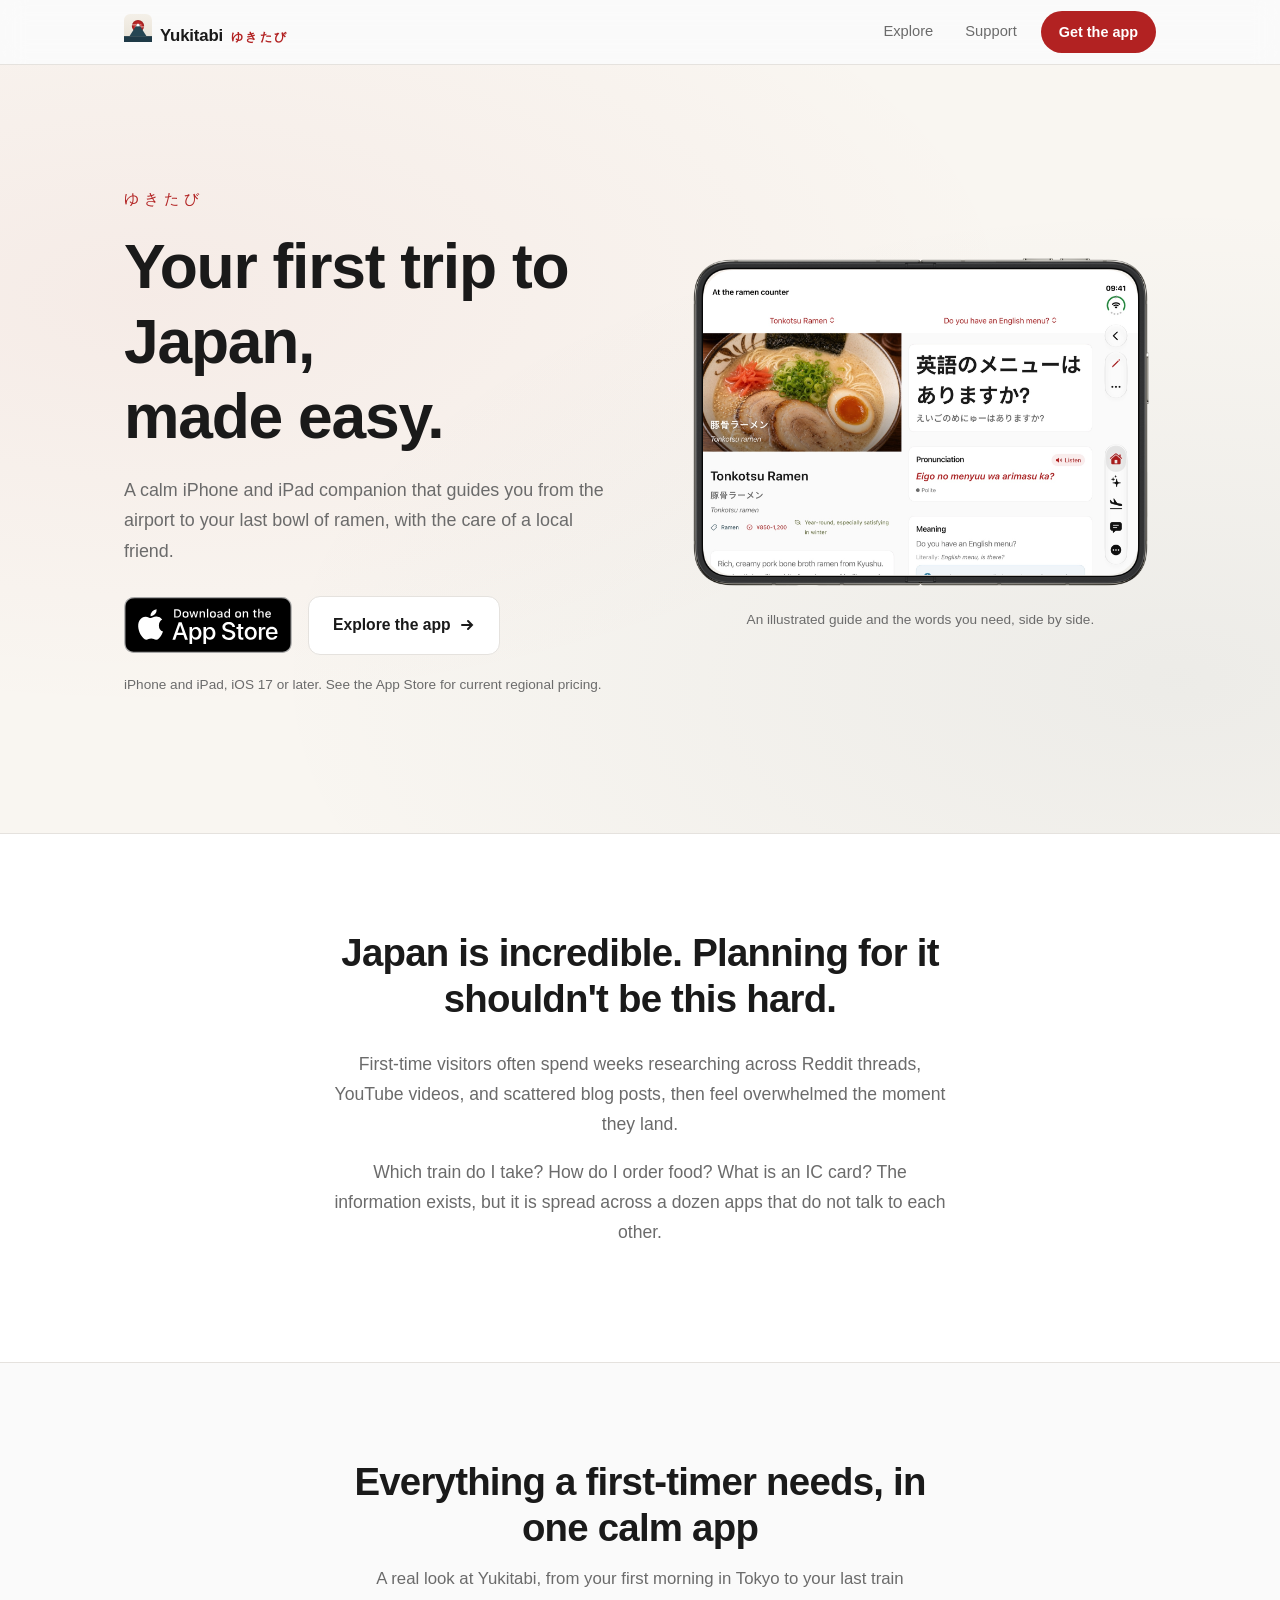
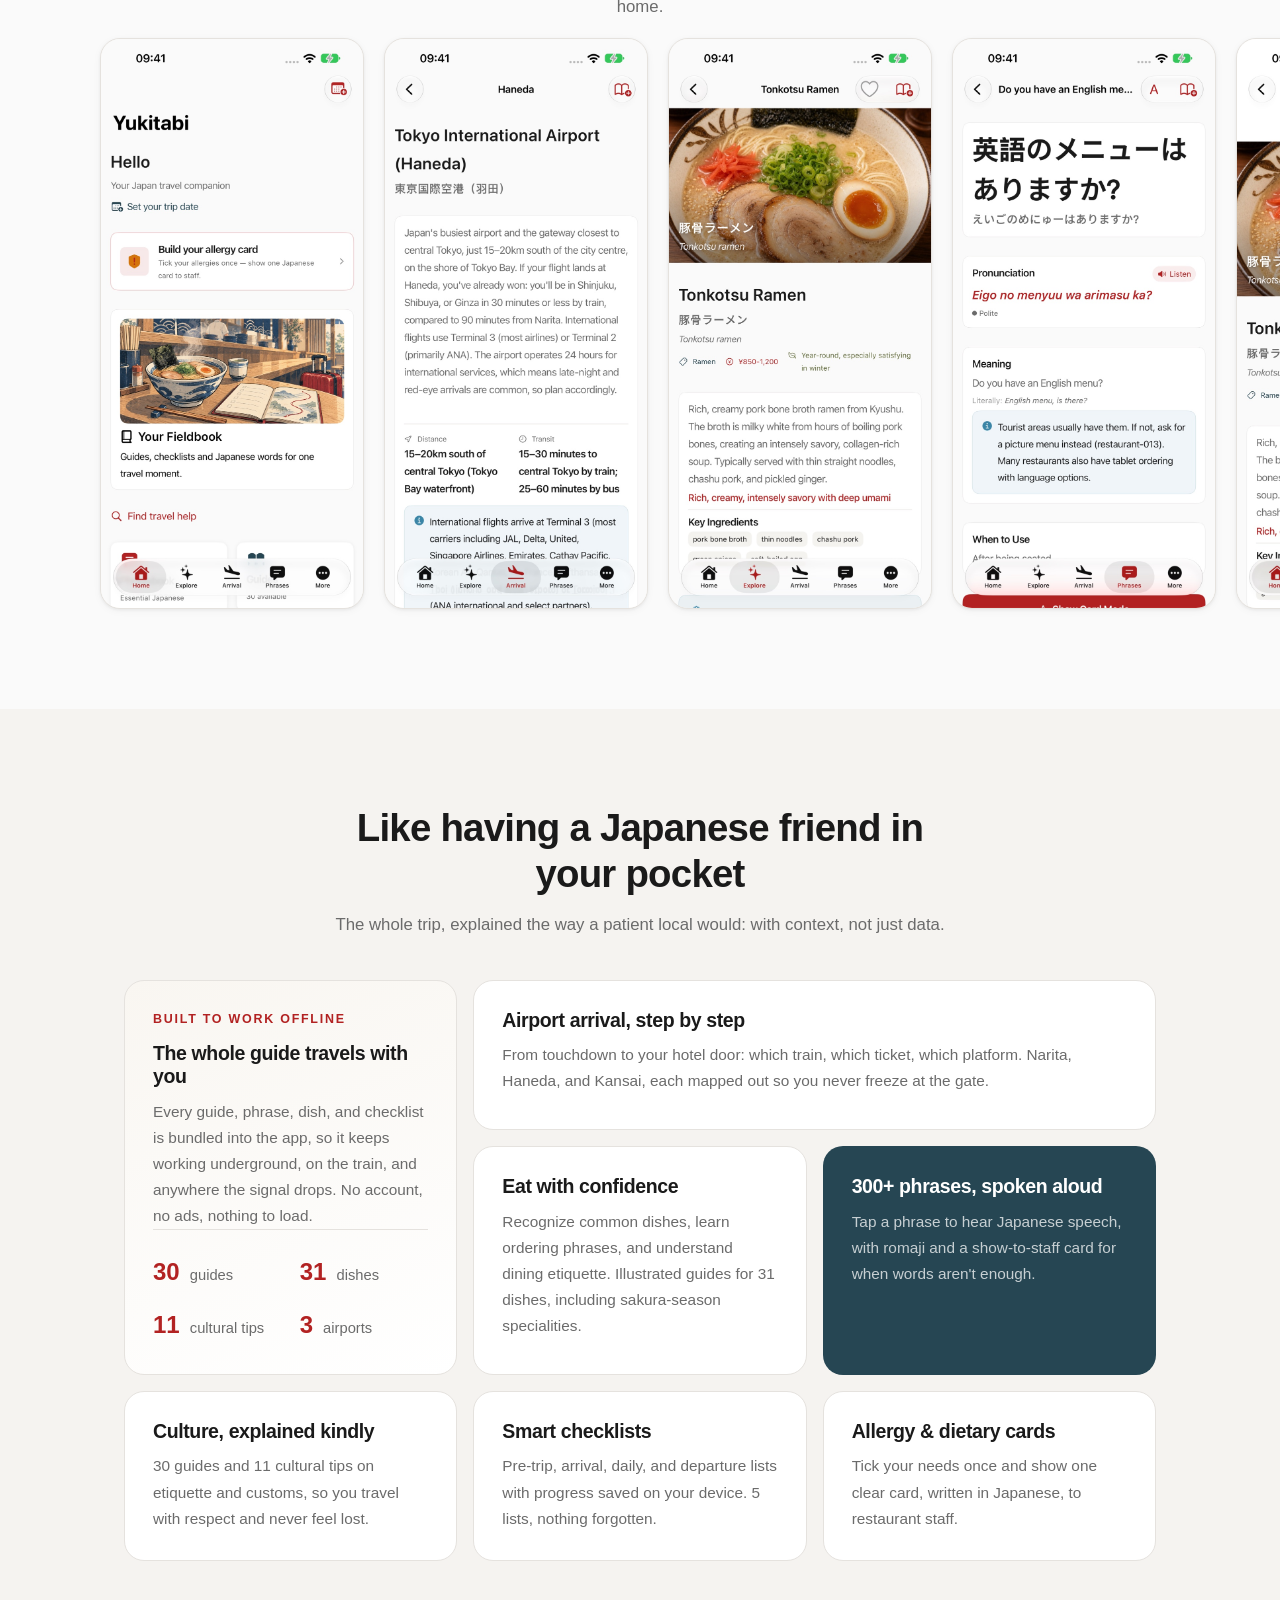
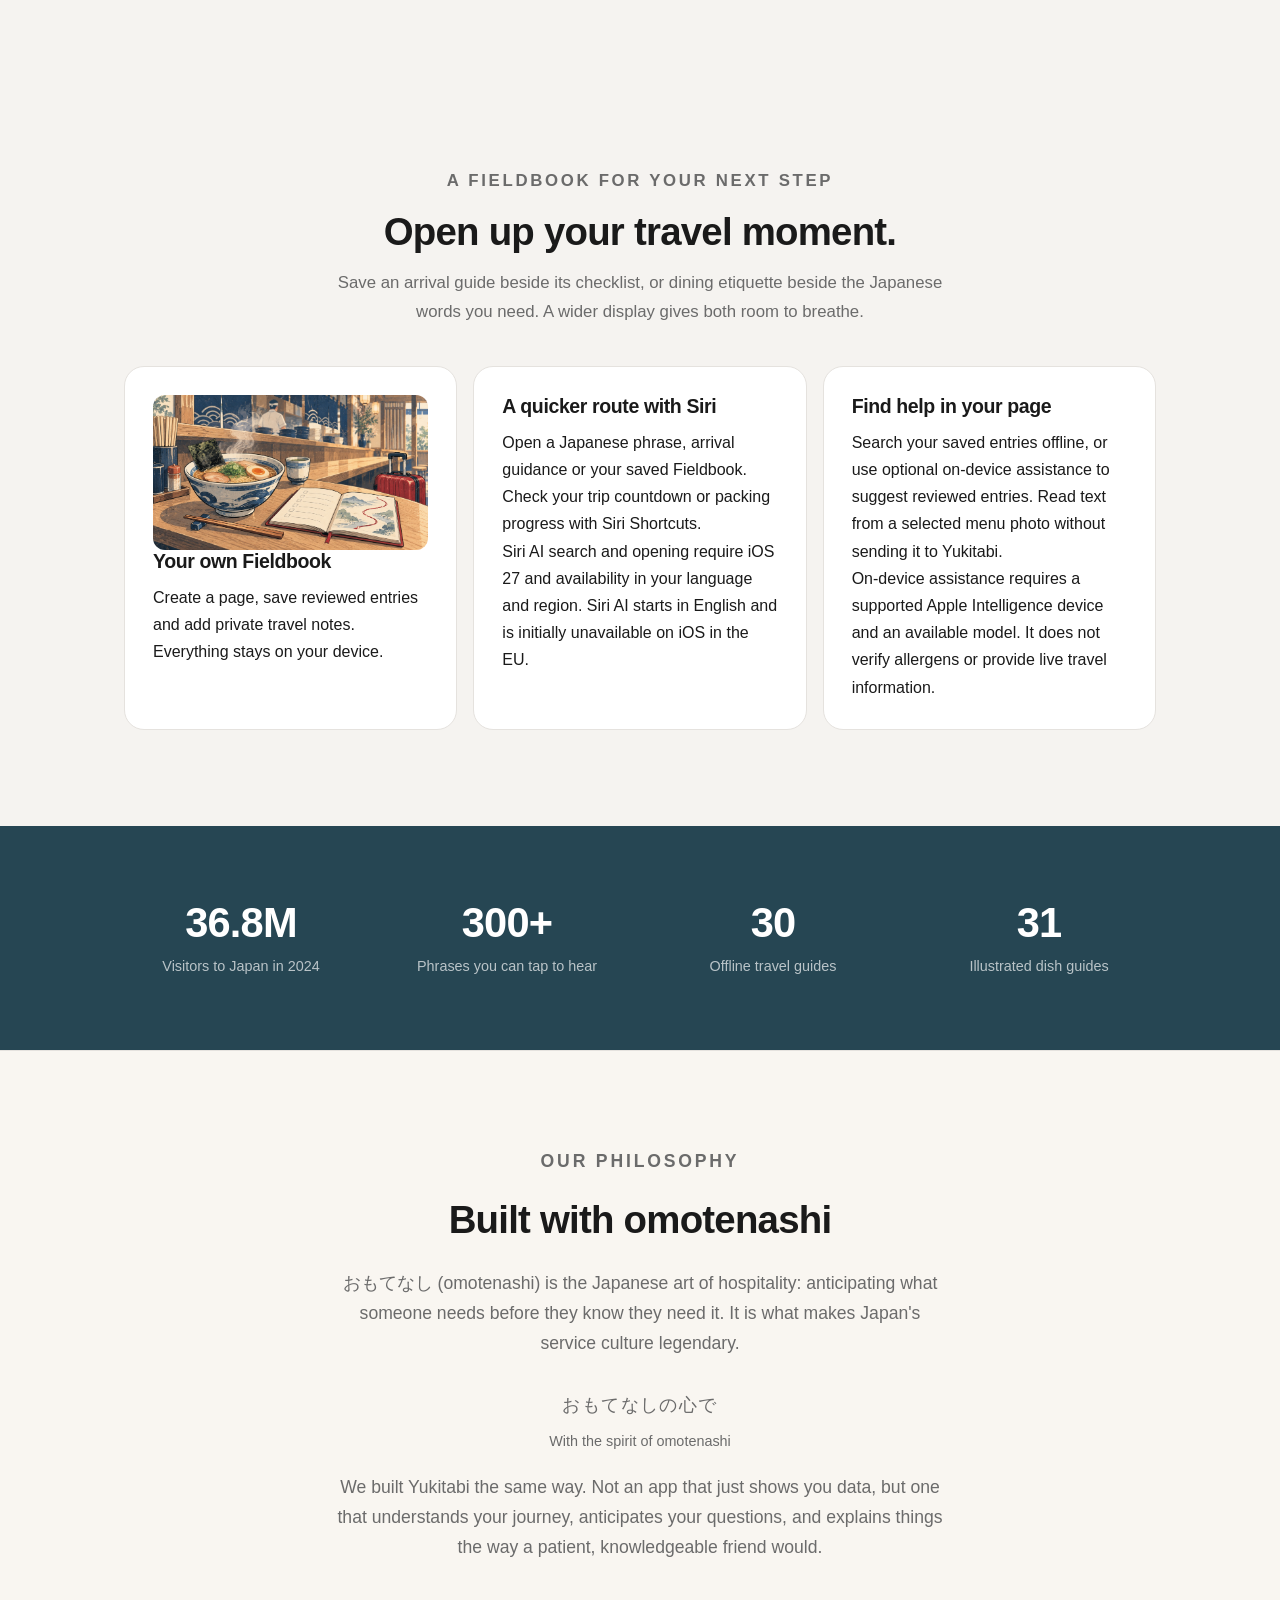
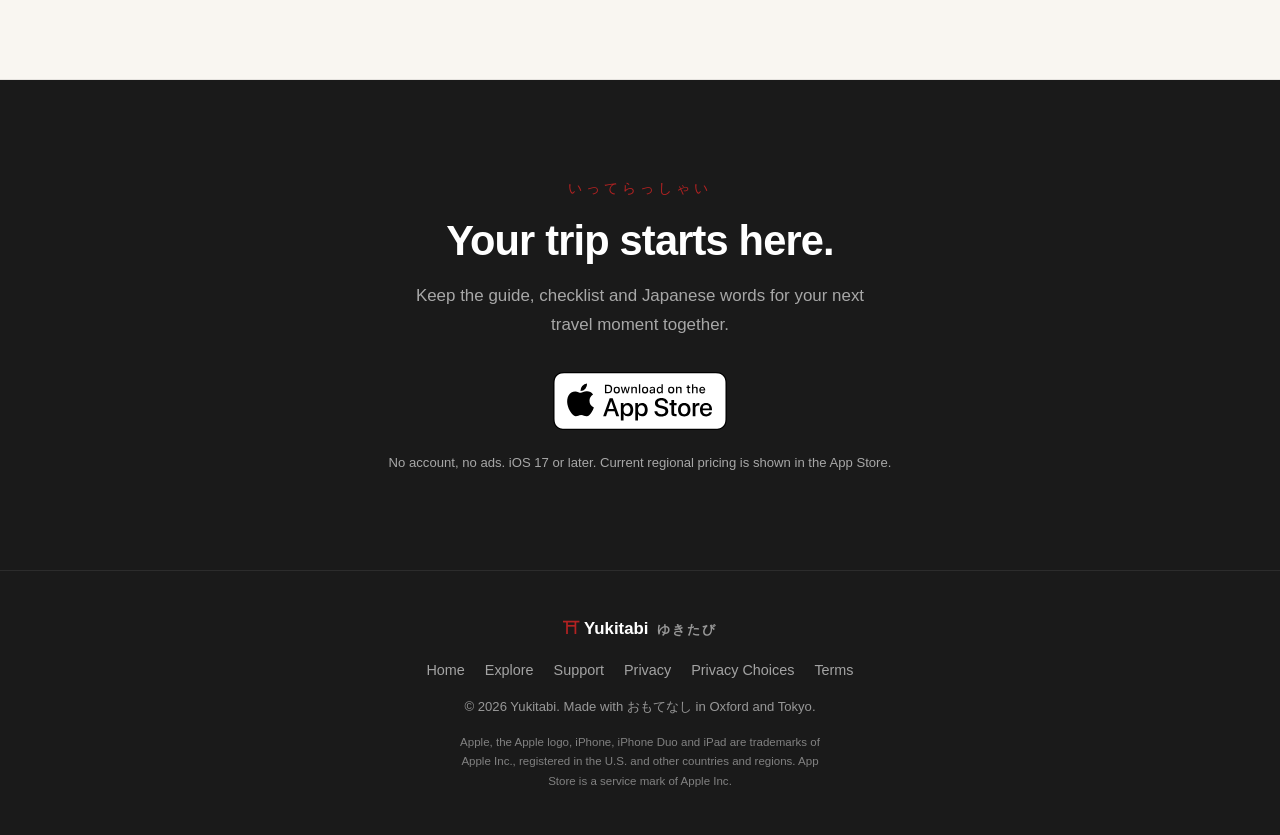
<file: index.html>
<!DOCTYPE html><html lang="en"> <head><script>document.documentElement.classList.add('js');</script><meta charset="UTF-8"><meta name="viewport" content="width=device-width, initial-scale=1.0"><title>Yukitabi: Your First Trip to Japan, Made Easy</title><meta name="description" content="Yukitabi is the offline-first Japan travel app that guides first-time visitors with the care and knowledge of a local friend. Save a travel Fieldbook, open reviewed Japanese phrases, and keep your next step close."><meta name="theme-color" content="#F9F6F1"><link rel="canonical" href="https://yukitabi.app/"><!-- Open Graph --><meta property="og:title" content="Yukitabi: Your First Trip to Japan, Made Easy"><meta property="og:description" content="Yukitabi is the offline-first Japan travel app that guides first-time visitors with the care and knowledge of a local friend. Save a travel Fieldbook, open reviewed Japanese phrases, and keep your next step close."><meta property="og:type" content="website"><meta property="og:url" content="https://yukitabi.app/"><meta property="og:image" content="https://yukitabi.app/artwork/journey-fieldbook.jpg"><meta property="og:site_name" content="Yukitabi"><!-- Twitter --><meta name="twitter:card" content="summary_large_image"><meta name="twitter:title" content="Yukitabi: Your First Trip to Japan, Made Easy"><meta name="twitter:description" content="Yukitabi is the offline-first Japan travel app that guides first-time visitors with the care and knowledge of a local friend. Save a travel Fieldbook, open reviewed Japanese phrases, and keep your next step close."><meta name="twitter:image" content="https://yukitabi.app/artwork/journey-fieldbook.jpg"><link rel="icon" href="/brand-mark.svg" type="image/svg+xml"><link rel="stylesheet" href="/_astro/Footer.DBTXB6ur.css">
<style>.app-store-badge[data-astro-cid-pfs5tged]{display:inline-flex;border-radius:10px;transition:transform .16s var(--ease-out);-webkit-tap-highlight-color:transparent}@media(hover:hover)and (pointer:fine){.app-store-badge[data-astro-cid-pfs5tged]:hover{transform:translateY(-2px)}}.app-store-badge[data-astro-cid-pfs5tged]:active{transform:scale(.97)}.app-store-badge[data-astro-cid-pfs5tged]:focus-visible{outline:2px solid var(--crimson);outline-offset:3px}.app-store-badge[data-astro-cid-pfs5tged] img[data-astro-cid-pfs5tged]{display:block}.duo-preview[data-astro-cid-jndl5ox2]{margin:0;width:100%}.duo-frame[data-astro-cid-jndl5ox2]{position:relative;width:100%;aspect-ratio:3093 / 2247}.bezel[data-astro-cid-jndl5ox2]{width:100%;height:auto;display:block}.screen[data-astro-cid-jndl5ox2]{position:absolute;left:3.8797%;top:5.3405%;width:92.2405%;height:89.3191%;object-fit:fill;border-radius:7%/10%}figcaption[data-astro-cid-jndl5ox2]{color:var(--charcoal);font-size:.85rem;margin-top:14px;text-align:center}
</style>
<link rel="stylesheet" href="/_astro/index.CJx4Kg1A.css"></head> <body>  <header class="site-header" data-astro-cid-3ef6ksr2> <nav class="nav container" aria-label="Primary" data-astro-cid-3ef6ksr2> <a class="brand" href="/" data-astro-cid-3ef6ksr2> <img class="mark" src="/brand-mark.svg" width="28" height="28" alt="" data-astro-cid-3ef6ksr2> <span class="brand-name" data-astro-cid-3ef6ksr2>Yukitabi</span> <span class="brand-jp" aria-hidden="true" data-astro-cid-3ef6ksr2>ゆきたび</span> </a> <div class="nav-right" data-astro-cid-3ef6ksr2> <a class="nav-link" href="/explore/" data-astro-cid-3ef6ksr2>Explore</a> <a class="nav-link" href="/support/" data-astro-cid-3ef6ksr2>Support</a> <a class="nav-cta" href="https://apps.apple.com/app/id6765481152" target="_blank" rel="noopener" data-astro-cid-3ef6ksr2>Get the app</a> </div> </nav> </header>  <section class="hero" data-astro-cid-j7pv25f6> <div class="container hero-grid" data-astro-cid-j7pv25f6> <div class="hero-copy" data-astro-cid-j7pv25f6> <p class="hero-jp" data-astro-cid-j7pv25f6>ゆきたび</p> <h1 data-astro-cid-j7pv25f6>Your first trip to Japan,<br data-astro-cid-j7pv25f6> made easy.</h1> <p class="hero-tagline" data-astro-cid-j7pv25f6>
A calm iPhone and iPad companion that guides you from the airport to your
          last bowl of ramen, with the care of a local friend.
</p> <div class="hero-cta" data-astro-cid-j7pv25f6> <a class="app-store-badge" href="https://apps.apple.com/app/id6765481152" target="_blank" rel="noopener" aria-label="Download Yukitabi on the App Store" data-astro-cid-pfs5tged> <img src="/badges/app-store-black.svg" alt="Download on the App Store" height="56" width="168" data-astro-cid-pfs5tged> </a> <a class="btn-ghost" href="/explore/" data-astro-cid-j7pv25f6>
Explore the app
<svg width="16" height="16" viewBox="0 0 16 16" fill="none" stroke="currentColor" stroke-width="2" stroke-linecap="round" aria-hidden="true" data-astro-cid-j7pv25f6><path d="M3 8h10M9 4l4 4-4 4" data-astro-cid-j7pv25f6></path></svg> </a> </div> <p class="hero-note" data-astro-cid-j7pv25f6>iPhone and iPad, iOS 17 or later. See the App Store for current regional pricing.</p> </div> <div class="hero-device" data-astro-cid-j7pv25f6> <figure class="duo-preview" data-astro-cid-jndl5ox2> <div class="duo-frame" data-astro-cid-jndl5ox2> <img class="bezel" src="/devices/duo-star-white-landscape.png" width="3093" height="2247" alt="" aria-hidden="true" loading="eager" data-astro-cid-jndl5ox2> <img class="screen" src="/screenshots/duo-fieldbook.jpg" width="2853" height="2007" alt="Yukitabi Fieldbook on the inner display of iPhone Duo, with a ramen guide beside a reviewed Japanese menu phrase." loading="eager" data-astro-cid-jndl5ox2> </div> <figcaption data-astro-cid-jndl5ox2>An illustrated guide and the words you need, side by side.</figcaption> </figure> </div> </div> </section>  <section class="problem" data-astro-cid-j7pv25f6> <div class="container narrow reveal" data-astro-cid-j7pv25f6> <h2 data-astro-cid-j7pv25f6>Japan is incredible. Planning for it shouldn't be this hard.</h2> <p data-astro-cid-j7pv25f6>
First-time visitors often spend weeks
        researching across Reddit threads, YouTube videos, and scattered blog posts, then
        feel overwhelmed the moment they land.
</p> <p data-astro-cid-j7pv25f6>
Which train do I take? How do I order food? What is an IC card? The information
        exists, but it is spread across a dozen apps that do not talk to each other.
</p> </div> </section>  <section class="showcase-section" data-astro-cid-j7pv25f6> <div class="container section-head reveal" data-astro-cid-j7pv25f6> <h2 data-astro-cid-j7pv25f6>Everything a first-timer needs, in one calm app</h2> <p data-astro-cid-j7pv25f6>A real look at Yukitabi, from your first morning in Tokyo to your last train home.</p> </div> <div class="showcase" role="list" data-astro-cid-2z4fao67> <figure class="shot" role="listitem" data-astro-cid-2z4fao67> <img src="/screenshots/home.jpg" alt="Updated Yukitabi home with offline Fieldbook, allergy card and travel help." width="1320" height="2868" loading="lazy" data-astro-cid-2z4fao67> </figure><figure class="shot" role="listitem" data-astro-cid-2z4fao67> <img src="/screenshots/arrival.jpg" alt="Haneda airport arrival guide with transport context and practical steps." width="1320" height="2868" loading="lazy" data-astro-cid-2z4fao67> </figure><figure class="shot" role="listitem" data-astro-cid-2z4fao67> <img src="/screenshots/food.jpg" alt="Tonkotsu ramen guide with an illustrative image, Japanese name and ingredients." width="1320" height="2868" loading="lazy" data-astro-cid-2z4fao67> </figure><figure class="shot" role="listitem" data-astro-cid-2z4fao67> <img src="/screenshots/phrasebook.jpg" alt="Reviewed Japanese English-menu phrase with reading, romaji and show card." width="1320" height="2868" loading="lazy" data-astro-cid-2z4fao67> </figure><figure class="shot" role="listitem" data-astro-cid-2z4fao67> <img src="/screenshots/fieldbook.jpg" alt="Saved dining Fieldbook with an illustrated guide and a Japanese phrase." width="1320" height="2868" loading="lazy" data-astro-cid-2z4fao67> </figure><figure class="shot" role="listitem" data-astro-cid-2z4fao67> <img src="/screenshots/offline.jpg" alt="Offline content screen describing bundled guides and saved progress." width="1320" height="2868" loading="lazy" data-astro-cid-2z4fao67> </figure> </div> </section>  <section class="capabilities" data-astro-cid-j7pv25f6> <div class="container" data-astro-cid-j7pv25f6> <div class="section-head reveal" data-astro-cid-j7pv25f6> <h2 data-astro-cid-j7pv25f6>Like having a Japanese friend in your pocket</h2> <p data-astro-cid-j7pv25f6>The whole trip, explained the way a patient local would: with context, not just data.</p> </div> <div class="bento reveal" data-astro-cid-j7pv25f6> <article class="cell cell-offline" data-astro-cid-j7pv25f6> <p class="cell-kicker" data-astro-cid-j7pv25f6>Built to work offline</p> <h3 data-astro-cid-j7pv25f6>The whole guide travels with you</h3> <p class="cell-body" data-astro-cid-j7pv25f6>
Every guide, phrase, dish, and checklist is bundled into the app, so it keeps
            working underground, on the train, and anywhere the signal drops. No account,
            no ads, nothing to load.
</p> <ul class="cell-stats" data-astro-cid-j7pv25f6> <li data-astro-cid-j7pv25f6><strong data-astro-cid-j7pv25f6>30</strong> guides</li> <li data-astro-cid-j7pv25f6><strong data-astro-cid-j7pv25f6>31</strong> dishes</li> <li data-astro-cid-j7pv25f6><strong data-astro-cid-j7pv25f6>11</strong> cultural tips</li> <li data-astro-cid-j7pv25f6><strong data-astro-cid-j7pv25f6>3</strong> airports</li> </ul> </article> <article class="cell cell-arrival" data-astro-cid-j7pv25f6> <h3 data-astro-cid-j7pv25f6>Airport arrival, step by step</h3> <p class="cell-body" data-astro-cid-j7pv25f6>
From touchdown to your hotel door: which train, which ticket, which platform.
            Narita, Haneda, and Kansai, each mapped out so you never freeze at the gate.
</p> </article> <article class="cell cell-eat" data-astro-cid-j7pv25f6> <h3 data-astro-cid-j7pv25f6>Eat with confidence</h3> <p class="cell-body" data-astro-cid-j7pv25f6>Recognize common dishes, learn ordering phrases, and understand dining etiquette. Illustrated guides for 31 dishes, including sakura-season specialities.</p> </article> <article class="cell cell-phrases" data-astro-cid-j7pv25f6> <h3 data-astro-cid-j7pv25f6>300+ phrases, spoken aloud</h3> <p class="cell-body" data-astro-cid-j7pv25f6>Tap a phrase to hear Japanese speech, with romaji and a show-to-staff card for when words aren't enough.</p> </article> <article class="cell cell-culture" data-astro-cid-j7pv25f6> <h3 data-astro-cid-j7pv25f6>Culture, explained kindly</h3> <p class="cell-body" data-astro-cid-j7pv25f6>30 guides and 11 cultural tips on etiquette and customs, so you travel with respect and never feel lost.</p> </article> <article class="cell cell-check" data-astro-cid-j7pv25f6> <h3 data-astro-cid-j7pv25f6>Smart checklists</h3> <p class="cell-body" data-astro-cid-j7pv25f6>Pre-trip, arrival, daily, and departure lists with progress saved on your device. 5 lists, nothing forgotten.</p> </article> <article class="cell cell-allergy" data-astro-cid-j7pv25f6> <h3 data-astro-cid-j7pv25f6>Allergy &amp; dietary cards</h3> <p class="cell-body" data-astro-cid-j7pv25f6>Tick your needs once and show one clear card, written in Japanese, to restaurant staff.</p> </article> </div> </div> </section> <section class="capabilities" data-astro-cid-j7pv25f6> <div class="container" data-astro-cid-j7pv25f6> <div class="section-head" data-astro-cid-j7pv25f6><p class="eyebrow" data-astro-cid-j7pv25f6>A fieldbook for your next step</p><h2 data-astro-cid-j7pv25f6>Open up your travel moment.</h2><p data-astro-cid-j7pv25f6>Save an arrival guide beside its checklist, or dining etiquette beside the Japanese words you need. A wider display gives both room to breathe.</p></div> <div class="bento" data-astro-cid-j7pv25f6> <article class="cell" data-astro-cid-j7pv25f6><img src="/artwork/journey-fieldbook.jpg" alt="Japanese travel print of a ramen bowl and an open paper fieldbook." width="1672" height="940" loading="lazy" style="width:100%;height:auto;border-radius:12px" data-astro-cid-j7pv25f6><h3 data-astro-cid-j7pv25f6>Your own Fieldbook</h3><p data-astro-cid-j7pv25f6>Create a page, save reviewed entries and add private travel notes. Everything stays on your device.</p></article> <article class="cell" data-astro-cid-j7pv25f6><h3 data-astro-cid-j7pv25f6>A quicker route with Siri</h3><p data-astro-cid-j7pv25f6>Open a Japanese phrase, arrival guidance or your saved Fieldbook. Check your trip countdown or packing progress with Siri Shortcuts.</p><p data-astro-cid-j7pv25f6>Siri AI search and opening require iOS 27 and availability in your language and region. Siri AI starts in English and is initially unavailable on iOS in the EU.</p></article> <article class="cell" data-astro-cid-j7pv25f6><h3 data-astro-cid-j7pv25f6>Find help in your page</h3><p data-astro-cid-j7pv25f6>Search your saved entries offline, or use optional on-device assistance to suggest reviewed entries. Read text from a selected menu photo without sending it to Yukitabi.</p><p data-astro-cid-j7pv25f6>On-device assistance requires a supported Apple Intelligence device and an available model. It does not verify allergens or provide live travel information.</p></article> </div> </div> </section>  <section class="stats" data-astro-cid-j7pv25f6> <div class="container stats-grid reveal" data-astro-cid-j7pv25f6> <div class="stat" data-astro-cid-j7pv25f6><h3 data-astro-cid-j7pv25f6>36.8M</h3><p data-astro-cid-j7pv25f6>Visitors to Japan in 2024</p></div> <div class="stat" data-astro-cid-j7pv25f6><h3 data-astro-cid-j7pv25f6>300+</h3><p data-astro-cid-j7pv25f6>Phrases you can tap to hear</p></div> <div class="stat" data-astro-cid-j7pv25f6><h3 data-astro-cid-j7pv25f6>30</h3><p data-astro-cid-j7pv25f6>Offline travel guides</p></div> <div class="stat" data-astro-cid-j7pv25f6><h3 data-astro-cid-j7pv25f6>31</h3><p data-astro-cid-j7pv25f6>Illustrated dish guides</p></div> </div> </section>  <section class="philosophy" data-astro-cid-j7pv25f6> <div class="container narrow reveal" data-astro-cid-j7pv25f6> <p class="eyebrow" data-astro-cid-j7pv25f6>Our philosophy</p> <h2 data-astro-cid-j7pv25f6>Built with omotenashi</h2> <p data-astro-cid-j7pv25f6>
おもてなし (omotenashi) is the Japanese art of hospitality: anticipating what
        someone needs before they know they need it. It is what makes Japan's service
        culture legendary.
</p> <p class="jp-line" data-astro-cid-j7pv25f6>おもてなしの心で<span data-astro-cid-j7pv25f6>With the spirit of omotenashi</span></p> <p data-astro-cid-j7pv25f6>
We built Yukitabi the same way. Not an app that just shows you data, but one that
        understands your journey, anticipates your questions, and explains things the way a
        patient, knowledgeable friend would.
</p> </div> </section>  <section class="final-cta" data-astro-cid-j7pv25f6> <div class="container reveal" data-astro-cid-j7pv25f6> <p class="cta-jp" data-astro-cid-j7pv25f6>いってらっしゃい</p> <h2 data-astro-cid-j7pv25f6>Your trip starts here.</h2> <p class="cta-sub" data-astro-cid-j7pv25f6>
Keep the guide, checklist and Japanese words for your next travel moment together.
</p> <div class="cta-badge" data-astro-cid-j7pv25f6><a class="app-store-badge" href="https://apps.apple.com/app/id6765481152" target="_blank" rel="noopener" aria-label="Download Yukitabi on the App Store" data-astro-cid-pfs5tged> <img src="/badges/app-store-white.svg" alt="Download on the App Store" height="58" width="174" data-astro-cid-pfs5tged> </a></div> <p class="cta-note" data-astro-cid-j7pv25f6>No account, no ads. iOS 17 or later. Current regional pricing is shown in the App Store.</p> </div> </section> <footer class="site-footer" data-astro-cid-sz7xmlte> <div class="container footer-inner" data-astro-cid-sz7xmlte> <p class="footer-logo" data-astro-cid-sz7xmlte><span class="mark" aria-hidden="true" data-astro-cid-sz7xmlte>⛩</span> Yukitabi <span class="jp" aria-hidden="true" data-astro-cid-sz7xmlte>ゆきたび</span></p> <nav class="footer-links" aria-label="Footer" data-astro-cid-sz7xmlte> <a href="/" data-astro-cid-sz7xmlte>Home</a> <a href="/explore/" data-astro-cid-sz7xmlte>Explore</a> <a href="/support/" data-astro-cid-sz7xmlte>Support</a> <a href="/privacy/" data-astro-cid-sz7xmlte>Privacy</a> <a href="/privacy-choices/" data-astro-cid-sz7xmlte>Privacy Choices</a> <a href="/terms/" data-astro-cid-sz7xmlte>Terms</a> </nav> <p class="footer-note" data-astro-cid-sz7xmlte>&copy; 2026 Yukitabi. Made with おもてなし in Oxford and Tokyo.</p> <p class="footer-legal" data-astro-cid-sz7xmlte>Apple, the Apple logo, iPhone, iPhone Duo and iPad are trademarks of Apple Inc., registered in the U.S. and other countries and regions. App Store is a service mark of Apple Inc.</p> </div> </footer>  <script type="module">const t=document.querySelectorAll(".reveal");if(t.length&&"IntersectionObserver"in window){const e=new IntersectionObserver(s=>{for(const r of s)r.isIntersecting&&(r.target.classList.add("is-visible"),e.unobserve(r.target))},{threshold:.12,rootMargin:"0px 0px -40px 0px"});t.forEach(s=>e.observe(s))}else t.forEach(e=>e.classList.add("is-visible"));</script> </body> </html>
</file>
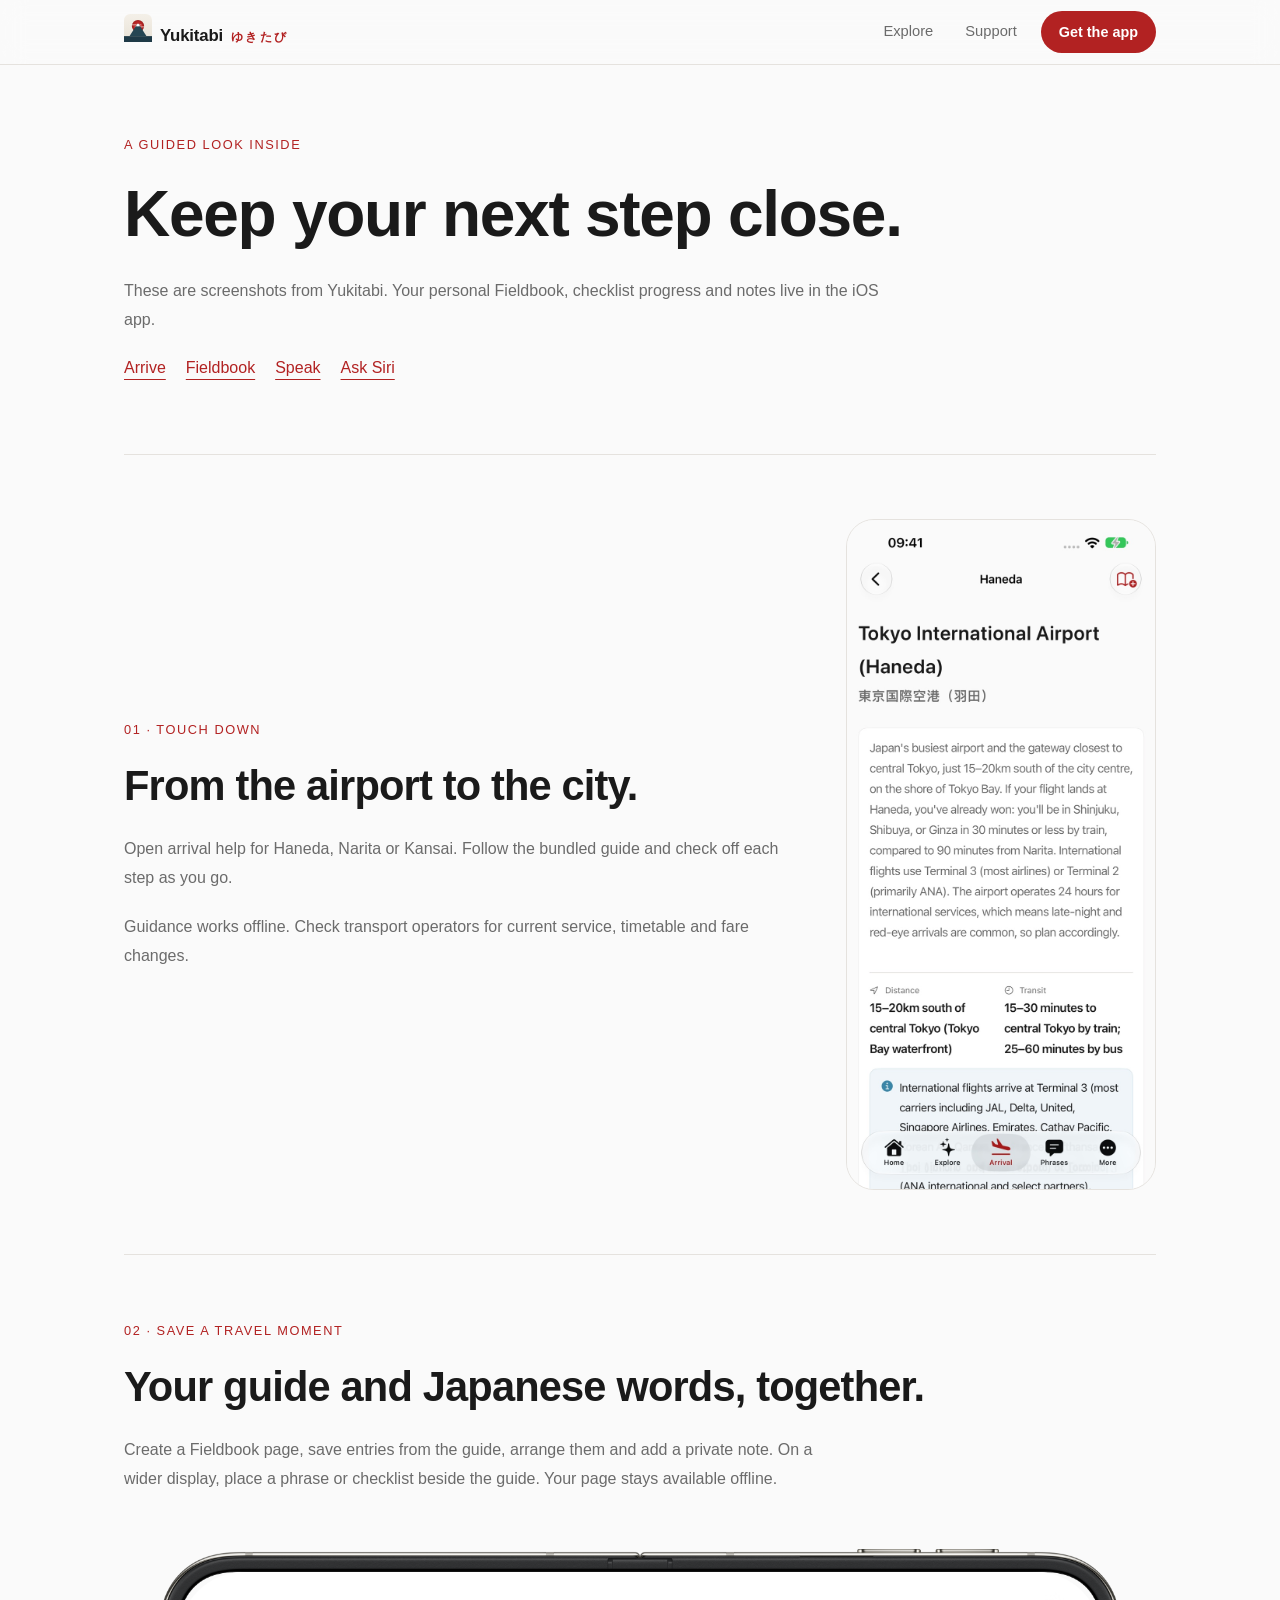
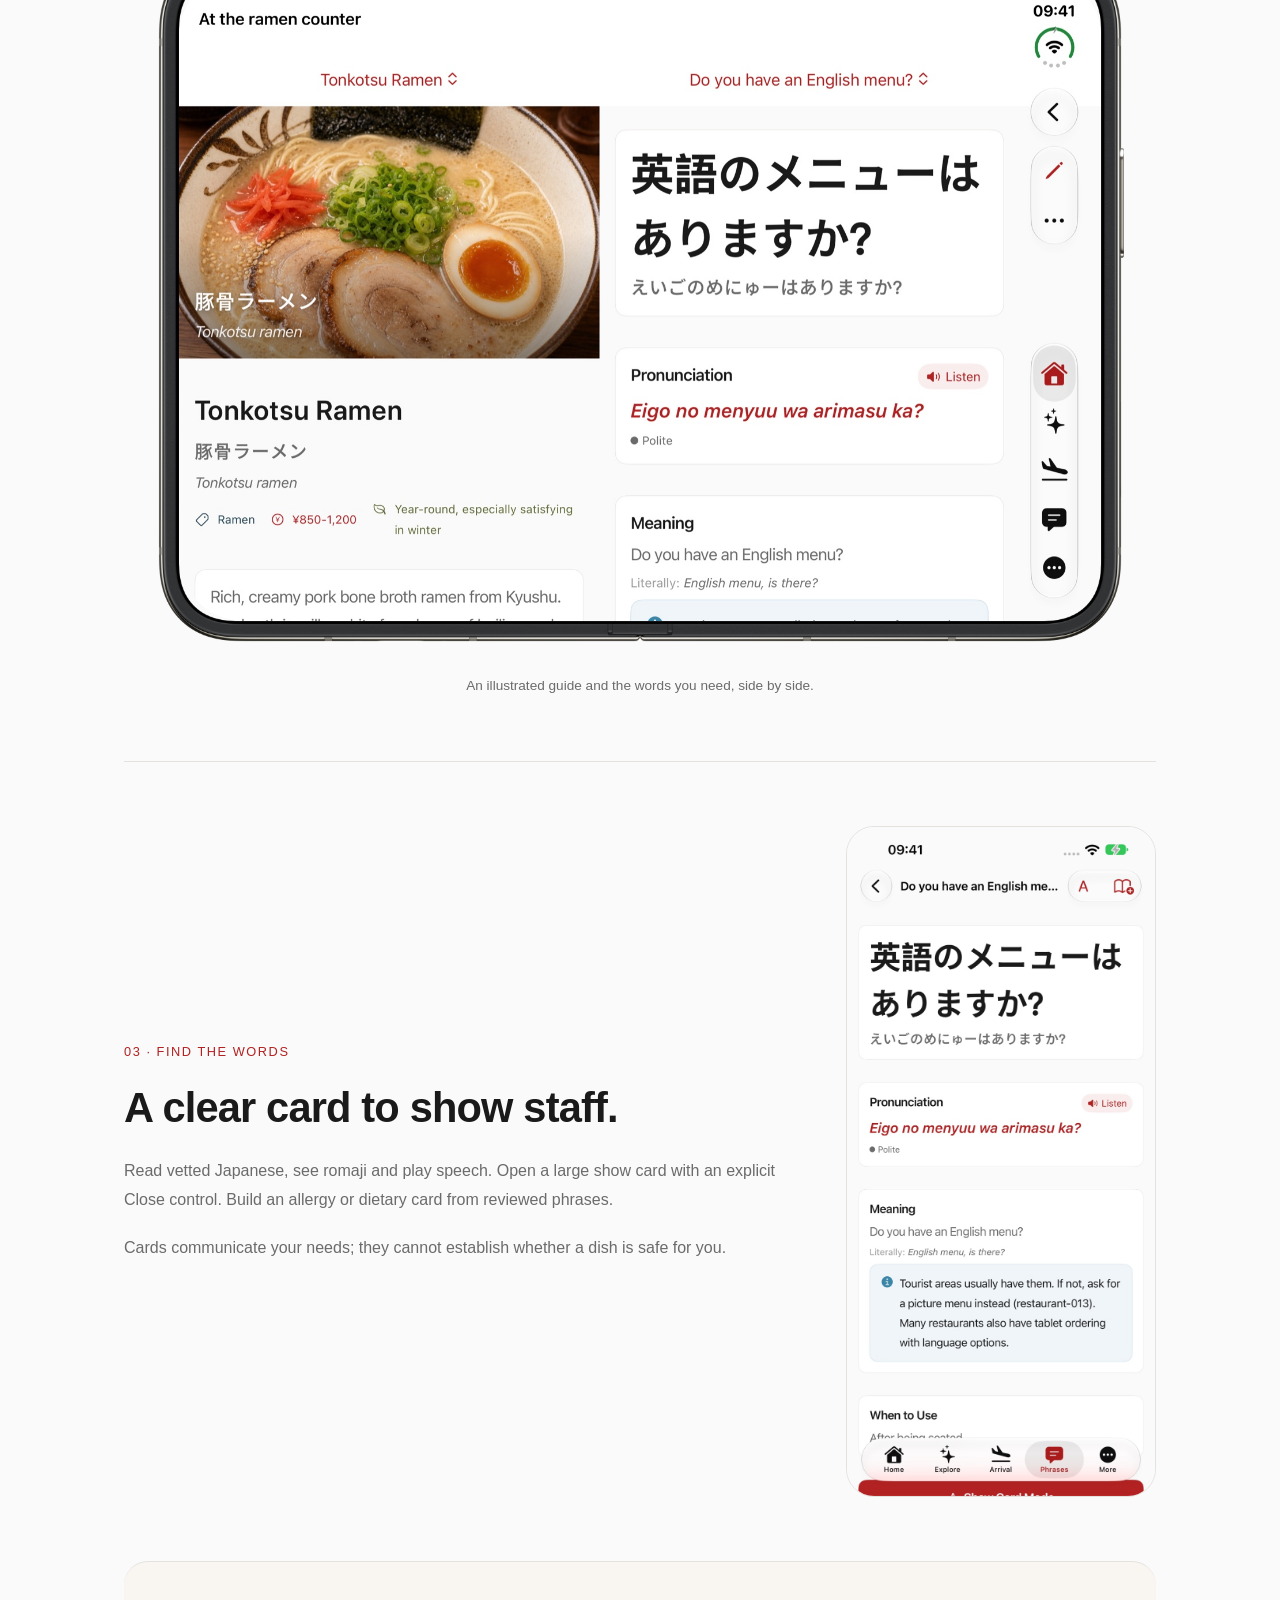
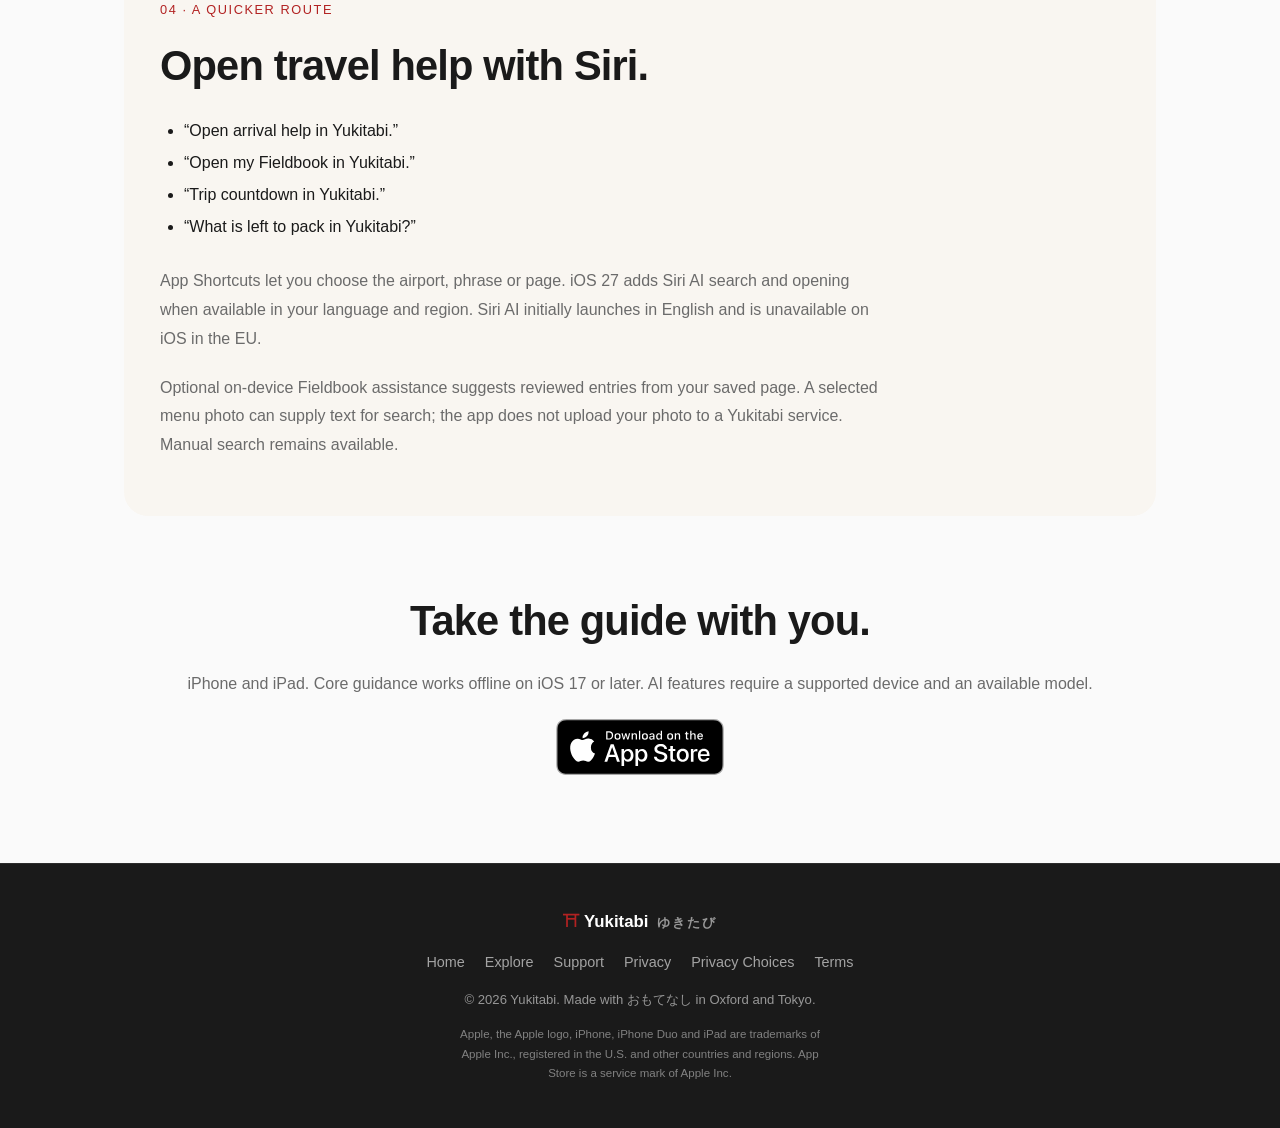
<file: explore/index.html>
<!DOCTYPE html><html lang="en"> <head><script>document.documentElement.classList.add('js');</script><meta charset="UTF-8"><meta name="viewport" content="width=device-width, initial-scale=1.0"><title>Explore Yukitabi — a travel moment at a time</title><meta name="description" content="See actual Yukitabi screens, from arrival help to a paired offline Fieldbook."><meta name="theme-color" content="#F9F6F1"><link rel="canonical" href="https://yukitabi.app/explore/"><!-- Open Graph --><meta property="og:title" content="Explore Yukitabi — a travel moment at a time"><meta property="og:description" content="See actual Yukitabi screens, from arrival help to a paired offline Fieldbook."><meta property="og:type" content="website"><meta property="og:url" content="https://yukitabi.app/explore/"><meta property="og:image" content="https://yukitabi.app/artwork/journey-fieldbook.jpg"><meta property="og:site_name" content="Yukitabi"><!-- Twitter --><meta name="twitter:card" content="summary_large_image"><meta name="twitter:title" content="Explore Yukitabi — a travel moment at a time"><meta name="twitter:description" content="See actual Yukitabi screens, from arrival help to a paired offline Fieldbook."><meta name="twitter:image" content="https://yukitabi.app/artwork/journey-fieldbook.jpg"><link rel="icon" href="/brand-mark.svg" type="image/svg+xml"><link rel="stylesheet" href="/_astro/Footer.DBTXB6ur.css">
<style>.app-store-badge[data-astro-cid-pfs5tged]{display:inline-flex;border-radius:10px;transition:transform .16s var(--ease-out);-webkit-tap-highlight-color:transparent}@media(hover:hover)and (pointer:fine){.app-store-badge[data-astro-cid-pfs5tged]:hover{transform:translateY(-2px)}}.app-store-badge[data-astro-cid-pfs5tged]:active{transform:scale(.97)}.app-store-badge[data-astro-cid-pfs5tged]:focus-visible{outline:2px solid var(--crimson);outline-offset:3px}.app-store-badge[data-astro-cid-pfs5tged] img[data-astro-cid-pfs5tged]{display:block}.duo-preview[data-astro-cid-jndl5ox2]{margin:0;width:100%}.duo-frame[data-astro-cid-jndl5ox2]{position:relative;width:100%;aspect-ratio:3093 / 2247}.bezel[data-astro-cid-jndl5ox2]{width:100%;height:auto;display:block}.screen[data-astro-cid-jndl5ox2]{position:absolute;left:3.8797%;top:5.3405%;width:92.2405%;height:89.3191%;object-fit:fill;border-radius:7%/10%}figcaption[data-astro-cid-jndl5ox2]{color:var(--charcoal);font-size:.85rem;margin-top:14px;text-align:center}
.tour[data-astro-cid-ubyi6ky4]{padding-top:68px;padding-bottom:80px}.intro[data-astro-cid-ubyi6ky4]{max-width:780px;margin-bottom:72px}h1[data-astro-cid-ubyi6ky4]{font-size:clamp(2.5rem,6vw,4rem);margin-bottom:24px}h2[data-astro-cid-ubyi6ky4]{font-size:clamp(1.8rem,4vw,2.6rem);margin:12px 0 24px}p[data-astro-cid-ubyi6ky4]{color:var(--charcoal);line-height:1.8;margin-bottom:20px}.eyebrow[data-astro-cid-ubyi6ky4]{color:var(--crimson);text-transform:uppercase;letter-spacing:.12em;font-size:.8rem}nav[data-astro-cid-ubyi6ky4]{display:flex;gap:20px;flex-wrap:wrap}nav[data-astro-cid-ubyi6ky4] a[data-astro-cid-ubyi6ky4]{color:var(--crimson);text-underline-offset:6px}.chapter[data-astro-cid-ubyi6ky4]{display:grid;grid-template-columns:1fr minmax(200px,310px);align-items:center;gap:64px;padding:64px 0;border-top:1px solid var(--silk)}.compact-screen[data-astro-cid-ubyi6ky4]{width:100%;height:auto;border:1px solid var(--silk);border-radius:28px}.wide-chapter[data-astro-cid-ubyi6ky4]{padding:64px 0;border-top:1px solid var(--silk)}.wide-chapter[data-astro-cid-ubyi6ky4]>p[data-astro-cid-ubyi6ky4]{max-width:720px}.wide-chapter[data-astro-cid-ubyi6ky4] .duo-preview{max-width:1000px;margin:40px auto 0}.siri[data-astro-cid-ubyi6ky4]{background:var(--cream);padding:36px;border-radius:24px}.siri[data-astro-cid-ubyi6ky4] ul[data-astro-cid-ubyi6ky4]{padding-left:24px;line-height:2;margin-bottom:24px}.tour-cta[data-astro-cid-ubyi6ky4]{margin-top:80px;text-align:center}@media(max-width:640px){.chapter[data-astro-cid-ubyi6ky4]{grid-template-columns:1fr;gap:32px}.compact-screen[data-astro-cid-ubyi6ky4]{max-width:280px;margin:auto}.intro[data-astro-cid-ubyi6ky4]{margin-bottom:32px}.tour[data-astro-cid-ubyi6ky4]{padding-top:40px}}
</style></head> <body>  <header class="site-header" data-astro-cid-3ef6ksr2> <nav class="nav container" aria-label="Primary" data-astro-cid-3ef6ksr2> <a class="brand" href="/" data-astro-cid-3ef6ksr2> <img class="mark" src="/brand-mark.svg" width="28" height="28" alt="" data-astro-cid-3ef6ksr2> <span class="brand-name" data-astro-cid-3ef6ksr2>Yukitabi</span> <span class="brand-jp" aria-hidden="true" data-astro-cid-3ef6ksr2>ゆきたび</span> </a> <div class="nav-right" data-astro-cid-3ef6ksr2> <a class="nav-link" href="/explore/" data-astro-cid-3ef6ksr2>Explore</a> <a class="nav-link" href="/support/" data-astro-cid-3ef6ksr2>Support</a> <a class="nav-cta" href="https://apps.apple.com/app/id6765481152" target="_blank" rel="noopener" data-astro-cid-3ef6ksr2>Get the app</a> </div> </nav> </header> <main class="container tour" data-astro-cid-ubyi6ky4> <header class="intro" data-astro-cid-ubyi6ky4><p class="eyebrow" data-astro-cid-ubyi6ky4>A guided look inside</p><h1 data-astro-cid-ubyi6ky4>Keep your next step close.</h1><p data-astro-cid-ubyi6ky4>These are screenshots from Yukitabi. Your personal Fieldbook, checklist progress and notes live in the iOS app.</p><nav aria-label="Tour chapters" data-astro-cid-ubyi6ky4><a href="#arrive" data-astro-cid-ubyi6ky4>Arrive</a><a href="#fieldbook" data-astro-cid-ubyi6ky4>Fieldbook</a><a href="#speak" data-astro-cid-ubyi6ky4>Speak</a><a href="#siri" data-astro-cid-ubyi6ky4>Ask Siri</a></nav></header> <section id="arrive" class="chapter" data-astro-cid-ubyi6ky4><div data-astro-cid-ubyi6ky4><p class="eyebrow" data-astro-cid-ubyi6ky4>01 · Touch down</p><h2 data-astro-cid-ubyi6ky4>From the airport to the city.</h2><p data-astro-cid-ubyi6ky4>Open arrival help for Haneda, Narita or Kansai. Follow the bundled guide and check off each step as you go.</p><p data-astro-cid-ubyi6ky4>Guidance works offline. Check transport operators for current service, timetable and fare changes.</p></div><img class="compact-screen" src="/screenshots/arrival.jpg" alt="Actual Haneda arrival guide in Yukitabi." width="1320" height="2868" loading="lazy" data-astro-cid-ubyi6ky4></section> <section id="fieldbook" class="wide-chapter" data-astro-cid-ubyi6ky4><p class="eyebrow" data-astro-cid-ubyi6ky4>02 · Save a travel moment</p><h2 data-astro-cid-ubyi6ky4>Your guide and Japanese words, together.</h2><p data-astro-cid-ubyi6ky4>Create a Fieldbook page, save entries from the guide, arrange them and add a private note. On a wider display, place a phrase or checklist beside the guide. Your page stays available offline.</p><figure class="duo-preview" data-astro-cid-jndl5ox2> <div class="duo-frame" data-astro-cid-jndl5ox2> <img class="bezel" src="/devices/duo-star-white-landscape.png" width="3093" height="2247" alt="" aria-hidden="true" loading="lazy" data-astro-cid-jndl5ox2> <img class="screen" src="/screenshots/duo-fieldbook.jpg" width="2853" height="2007" alt="Yukitabi Fieldbook on the inner display of iPhone Duo, with a ramen guide beside a reviewed Japanese menu phrase." loading="lazy" data-astro-cid-jndl5ox2> </div> <figcaption data-astro-cid-jndl5ox2>An illustrated guide and the words you need, side by side.</figcaption> </figure></section> <section id="speak" class="chapter" data-astro-cid-ubyi6ky4><div data-astro-cid-ubyi6ky4><p class="eyebrow" data-astro-cid-ubyi6ky4>03 · Find the words</p><h2 data-astro-cid-ubyi6ky4>A clear card to show staff.</h2><p data-astro-cid-ubyi6ky4>Read vetted Japanese, see romaji and play speech. Open a large show card with an explicit Close control. Build an allergy or dietary card from reviewed phrases.</p><p data-astro-cid-ubyi6ky4>Cards communicate your needs; they cannot establish whether a dish is safe for you.</p></div><img class="compact-screen" src="/screenshots/phrasebook.jpg" alt="Reviewed menu phrase with Japanese reading and pronunciation." width="1320" height="2868" loading="lazy" data-astro-cid-ubyi6ky4></section> <section id="siri" class="wide-chapter siri" data-astro-cid-ubyi6ky4><p class="eyebrow" data-astro-cid-ubyi6ky4>04 · A quicker route</p><h2 data-astro-cid-ubyi6ky4>Open travel help with Siri.</h2><ul data-astro-cid-ubyi6ky4><li data-astro-cid-ubyi6ky4>“Open arrival help in Yukitabi.”</li><li data-astro-cid-ubyi6ky4>“Open my Fieldbook in Yukitabi.”</li><li data-astro-cid-ubyi6ky4>“Trip countdown in Yukitabi.”</li><li data-astro-cid-ubyi6ky4>“What is left to pack in Yukitabi?”</li></ul><p data-astro-cid-ubyi6ky4>App Shortcuts let you choose the airport, phrase or page. iOS 27 adds Siri AI search and opening when available in your language and region. Siri AI initially launches in English and is unavailable on iOS in the EU.</p><p data-astro-cid-ubyi6ky4>Optional on-device Fieldbook assistance suggests reviewed entries from your saved page. A selected menu photo can supply text for search; the app does not upload your photo to a Yukitabi service. Manual search remains available.</p></section> <div class="tour-cta" data-astro-cid-ubyi6ky4><h2 data-astro-cid-ubyi6ky4>Take the guide with you.</h2><p data-astro-cid-ubyi6ky4>iPhone and iPad. Core guidance works offline on iOS 17 or later. AI features require a supported device and an available model.</p><a class="app-store-badge" href="https://apps.apple.com/app/id6765481152" target="_blank" rel="noopener" aria-label="Download Yukitabi on the App Store" data-astro-cid-pfs5tged> <img src="/badges/app-store-black.svg" alt="Download on the App Store" height="56" width="168" data-astro-cid-pfs5tged> </a></div> </main> <footer class="site-footer" data-astro-cid-sz7xmlte> <div class="container footer-inner" data-astro-cid-sz7xmlte> <p class="footer-logo" data-astro-cid-sz7xmlte><span class="mark" aria-hidden="true" data-astro-cid-sz7xmlte>⛩</span> Yukitabi <span class="jp" aria-hidden="true" data-astro-cid-sz7xmlte>ゆきたび</span></p> <nav class="footer-links" aria-label="Footer" data-astro-cid-sz7xmlte> <a href="/" data-astro-cid-sz7xmlte>Home</a> <a href="/explore/" data-astro-cid-sz7xmlte>Explore</a> <a href="/support/" data-astro-cid-sz7xmlte>Support</a> <a href="/privacy/" data-astro-cid-sz7xmlte>Privacy</a> <a href="/privacy-choices/" data-astro-cid-sz7xmlte>Privacy Choices</a> <a href="/terms/" data-astro-cid-sz7xmlte>Terms</a> </nav> <p class="footer-note" data-astro-cid-sz7xmlte>&copy; 2026 Yukitabi. Made with おもてなし in Oxford and Tokyo.</p> <p class="footer-legal" data-astro-cid-sz7xmlte>Apple, the Apple logo, iPhone, iPhone Duo and iPad are trademarks of Apple Inc., registered in the U.S. and other countries and regions. App Store is a service mark of Apple Inc.</p> </div> </footer>  <script type="module">const t=document.querySelectorAll(".reveal");if(t.length&&"IntersectionObserver"in window){const e=new IntersectionObserver(s=>{for(const r of s)r.isIntersecting&&(r.target.classList.add("is-visible"),e.unobserve(r.target))},{threshold:.12,rootMargin:"0px 0px -40px 0px"});t.forEach(s=>e.observe(s))}else t.forEach(e=>e.classList.add("is-visible"));</script> </body> </html>
</file>
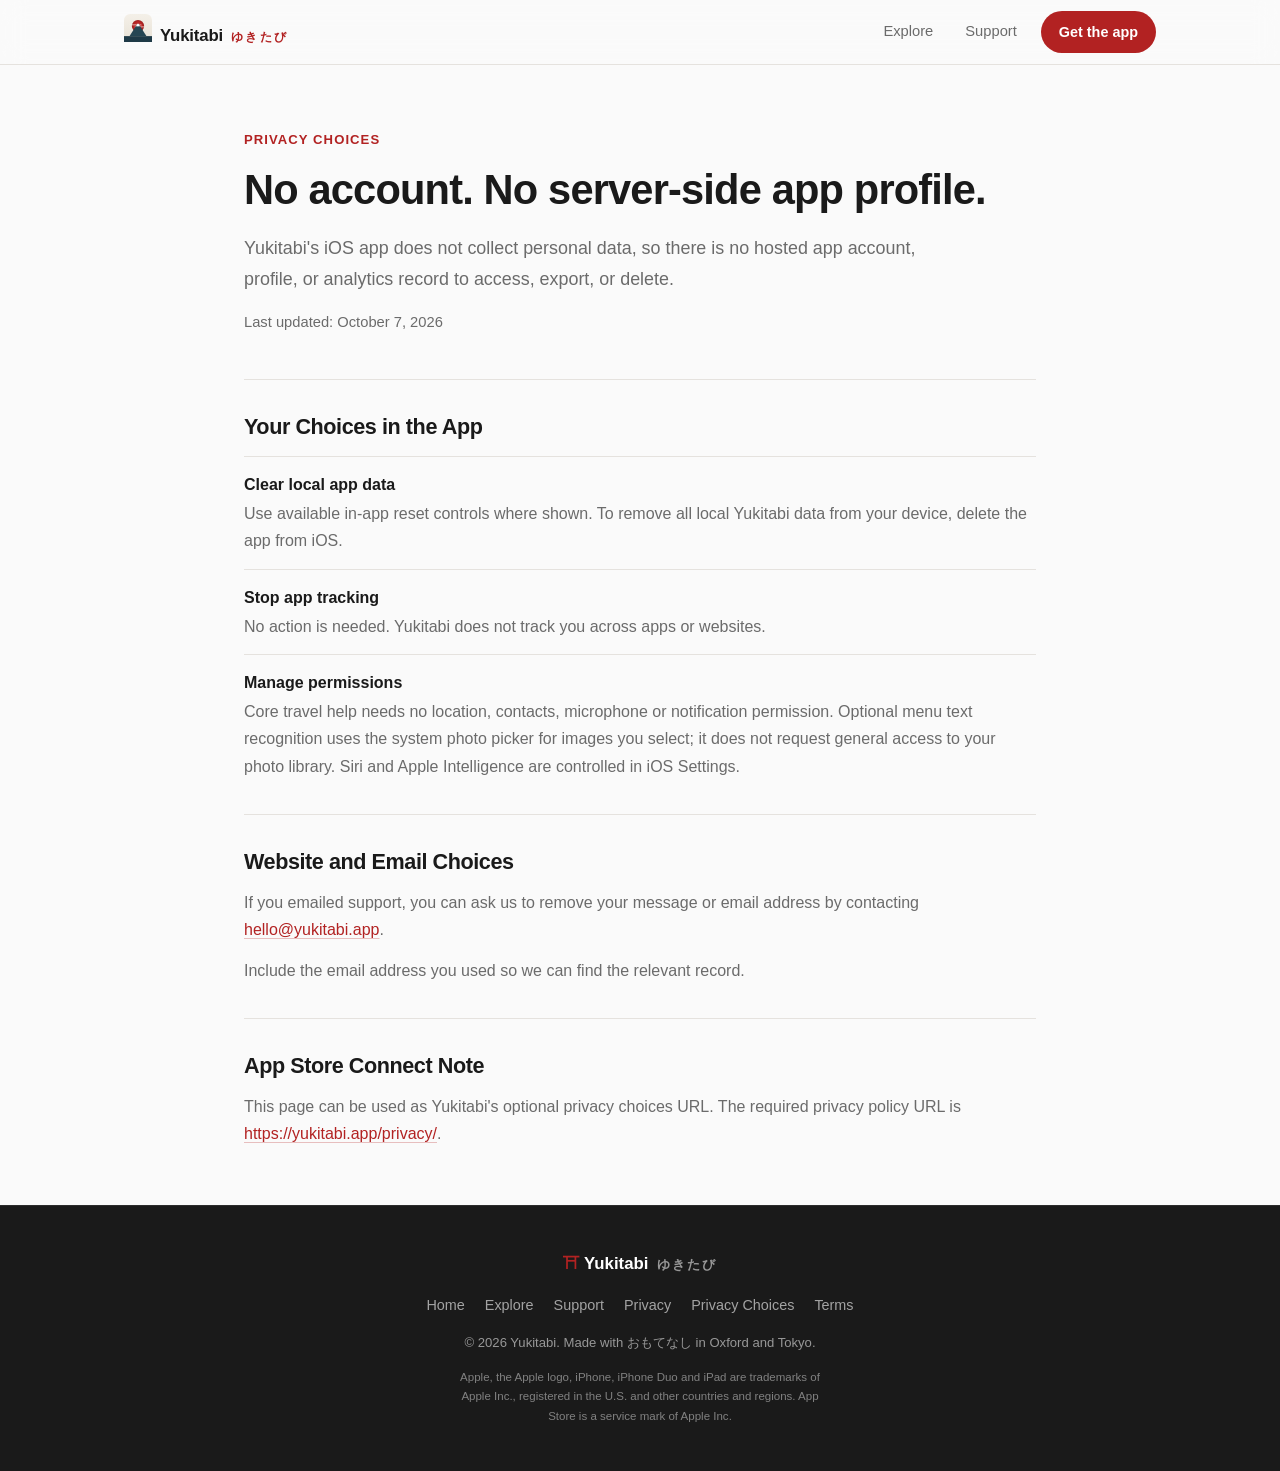
<file: privacy-choices/index.html>
<!DOCTYPE html><html lang="en"> <head><script>document.documentElement.classList.add('js');</script><meta charset="UTF-8"><meta name="viewport" content="width=device-width, initial-scale=1.0"><title>Privacy Choices - Yukitabi</title><meta name="description" content="Privacy choices for Yukitabi app users and website visitors."><meta name="theme-color" content="#FAFAFA"><link rel="canonical" href="https://yukitabi.app/privacy-choices/"><!-- Open Graph --><meta property="og:title" content="Privacy Choices - Yukitabi"><meta property="og:description" content="Privacy choices for Yukitabi app users and website visitors."><meta property="og:type" content="website"><meta property="og:url" content="https://yukitabi.app/privacy-choices/"><meta property="og:image" content="https://yukitabi.app/artwork/journey-fieldbook.jpg"><meta property="og:site_name" content="Yukitabi"><!-- Twitter --><meta name="twitter:card" content="summary_large_image"><meta name="twitter:title" content="Privacy Choices - Yukitabi"><meta name="twitter:description" content="Privacy choices for Yukitabi app users and website visitors."><meta name="twitter:image" content="https://yukitabi.app/artwork/journey-fieldbook.jpg"><link rel="icon" href="/brand-mark.svg" type="image/svg+xml"><link rel="stylesheet" href="/_astro/Footer.DBTXB6ur.css">
<style>.legal{margin:0 auto;max-width:840px;padding:64px 24px 24px}.legal .page-hero{padding-bottom:44px}.legal .eyebrow{color:var(--crimson);font-size:.82rem;font-weight:700;margin-bottom:14px;text-transform:uppercase;letter-spacing:.08em}.legal h1{font-size:clamp(2rem,5vw,2.6rem);margin-bottom:18px;letter-spacing:-.02em}.legal h2{font-size:1.35rem;margin-bottom:14px}.legal h3{font-size:1rem;margin-bottom:6px}.legal .lead{color:var(--charcoal);font-size:1.12rem;max-width:680px}.legal .updated{color:var(--charcoal);font-size:.92rem;margin-top:16px}.legal a{color:var(--crimson);text-decoration-color:#b2222247;text-underline-offset:.18em}.legal a:hover{text-decoration-color:var(--crimson)}.legal .content-section{border-top:1px solid var(--silk);padding:34px 0}.legal .content-section p+p{margin-top:14px}.legal p,.legal li,.legal dd{color:var(--charcoal)}.legal strong{color:var(--ink)}.legal ul,.legal ol{margin:14px 0 0 1.25rem}.legal li+li{margin-top:8px}.legal .summary-grid,.legal .faq-list{display:grid;gap:14px;margin-top:18px}.legal .summary-grid{grid-template-columns:repeat(2,minmax(0,1fr))}.legal .summary-item,.legal .faq-item,.legal .note{background:var(--paper);border:1px solid var(--silk);border-radius:var(--r-sm);padding:18px}.legal .summary-item p,.legal .faq-item p,.legal .note p{font-size:.96rem}.legal .summary-label{color:var(--ink);display:block;font-size:.88rem;font-weight:700;margin-bottom:4px}.legal .nutrition-label{background:var(--paper);border:1px solid var(--silk);border-radius:var(--r-sm);margin-top:20px;overflow:hidden}.legal .nutrition-feature{align-items:center;display:grid;gap:18px;grid-template-columns:auto minmax(0,1fr);padding:22px}.legal .nutrition-grid{border-top:1px solid var(--silk);display:grid;grid-template-columns:repeat(3,minmax(0,1fr))}.legal .nutrition-item{display:grid;gap:12px;grid-template-columns:auto minmax(0,1fr);padding:18px}.legal .nutrition-item+.nutrition-item{border-left:1px solid var(--silk)}.legal .nutrition-symbol{align-items:center;background:var(--cream);border:1px solid var(--silk);border-radius:14px;color:var(--crimson);display:inline-flex;height:48px;width:48px;justify-content:center}.legal .nutrition-symbol svg{height:25px;width:25px;stroke:currentColor;stroke-linecap:round;stroke-linejoin:round;stroke-width:1.8}.legal .nutrition-feature .nutrition-symbol{height:58px;width:58px}.legal .nutrition-feature .nutrition-symbol svg{height:31px;width:31px}.legal .nutrition-copy h3{margin-bottom:4px}.legal .nutrition-status{color:var(--matcha);display:block;font-size:.84rem;font-weight:700;margin-top:4px;text-transform:uppercase}.legal .contact-block{background:var(--cream);border:1px solid var(--silk);border-radius:var(--r-sm);margin-top:18px;padding:18px 20px}.legal .contact-block p{color:var(--ink)}.legal .contact-block p+p{margin-top:8px}.legal .detail-list{display:grid;gap:14px;margin-top:16px}.legal .detail-list div{border-top:1px solid var(--silk);padding-top:14px}.legal .detail-list dt{color:var(--ink);font-weight:700;margin-bottom:2px}@media(max-width:680px){.legal{padding-top:44px}.legal .summary-grid,.legal .nutrition-feature,.legal .nutrition-item,.legal .nutrition-grid{grid-template-columns:1fr}.legal .nutrition-item+.nutrition-item{border-left:0;border-top:1px solid var(--silk)}}
</style></head> <body>  <header class="site-header" data-astro-cid-3ef6ksr2> <nav class="nav container" aria-label="Primary" data-astro-cid-3ef6ksr2> <a class="brand" href="/" data-astro-cid-3ef6ksr2> <img class="mark" src="/brand-mark.svg" width="28" height="28" alt="" data-astro-cid-3ef6ksr2> <span class="brand-name" data-astro-cid-3ef6ksr2>Yukitabi</span> <span class="brand-jp" aria-hidden="true" data-astro-cid-3ef6ksr2>ゆきたび</span> </a> <div class="nav-right" data-astro-cid-3ef6ksr2> <a class="nav-link" href="/explore/" data-astro-cid-3ef6ksr2>Explore</a> <a class="nav-link" href="/support/" data-astro-cid-3ef6ksr2>Support</a> <a class="nav-cta" href="https://apps.apple.com/app/id6765481152" target="_blank" rel="noopener" data-astro-cid-3ef6ksr2>Get the app</a> </div> </nav> </header> <main class="legal"> <section class="page-hero"> <p class="eyebrow">Privacy Choices</p> <h1>No account. No server-side app profile.</h1> <p class="lead">Yukitabi&#39;s iOS app does not collect personal data, so there is no hosted app account, profile, or analytics record to access, export, or delete.</p> <p class="updated">Last updated: October 7, 2026</p> </section>  <section class="content-section"> <h2>Your Choices in the App</h2> <dl class="detail-list"> <div> <dt>Clear local app data</dt> <dd>Use available in-app reset controls where shown. To remove all local Yukitabi data from your device, delete the app from iOS.</dd> </div> <div> <dt>Stop app tracking</dt> <dd>No action is needed. Yukitabi does not track you across apps or websites.</dd> </div> <div> <dt>Manage permissions</dt> <dd>Core travel help needs no location, contacts, microphone or notification permission. Optional menu text recognition uses the system photo picker for images you select; it does not request general access to your photo library. Siri and Apple Intelligence are controlled in iOS Settings.</dd> </div> </dl> </section> <section class="content-section"> <h2>Website and Email Choices</h2> <p>If you emailed support, you can ask us to remove your message or email address by contacting <a href="mailto:hello@yukitabi.app">hello@yukitabi.app</a>.</p> <p>Include the email address you used so we can find the relevant record.</p> </section> <section class="content-section"> <h2>App Store Connect Note</h2> <p>This page can be used as Yukitabi's optional privacy choices URL. The required privacy policy URL is <a href="/privacy/">https://yukitabi.app/privacy/</a>.</p> </section>  </main> <footer class="site-footer" data-astro-cid-sz7xmlte> <div class="container footer-inner" data-astro-cid-sz7xmlte> <p class="footer-logo" data-astro-cid-sz7xmlte><span class="mark" aria-hidden="true" data-astro-cid-sz7xmlte>⛩</span> Yukitabi <span class="jp" aria-hidden="true" data-astro-cid-sz7xmlte>ゆきたび</span></p> <nav class="footer-links" aria-label="Footer" data-astro-cid-sz7xmlte> <a href="/" data-astro-cid-sz7xmlte>Home</a> <a href="/explore/" data-astro-cid-sz7xmlte>Explore</a> <a href="/support/" data-astro-cid-sz7xmlte>Support</a> <a href="/privacy/" data-astro-cid-sz7xmlte>Privacy</a> <a href="/privacy-choices/" data-astro-cid-sz7xmlte>Privacy Choices</a> <a href="/terms/" data-astro-cid-sz7xmlte>Terms</a> </nav> <p class="footer-note" data-astro-cid-sz7xmlte>&copy; 2026 Yukitabi. Made with おもてなし in Oxford and Tokyo.</p> <p class="footer-legal" data-astro-cid-sz7xmlte>Apple, the Apple logo, iPhone, iPhone Duo and iPad are trademarks of Apple Inc., registered in the U.S. and other countries and regions. App Store is a service mark of Apple Inc.</p> </div> </footer>  <script type="module">const t=document.querySelectorAll(".reveal");if(t.length&&"IntersectionObserver"in window){const e=new IntersectionObserver(s=>{for(const r of s)r.isIntersecting&&(r.target.classList.add("is-visible"),e.unobserve(r.target))},{threshold:.12,rootMargin:"0px 0px -40px 0px"});t.forEach(s=>e.observe(s))}else t.forEach(e=>e.classList.add("is-visible"));</script> </body> </html>
</file>
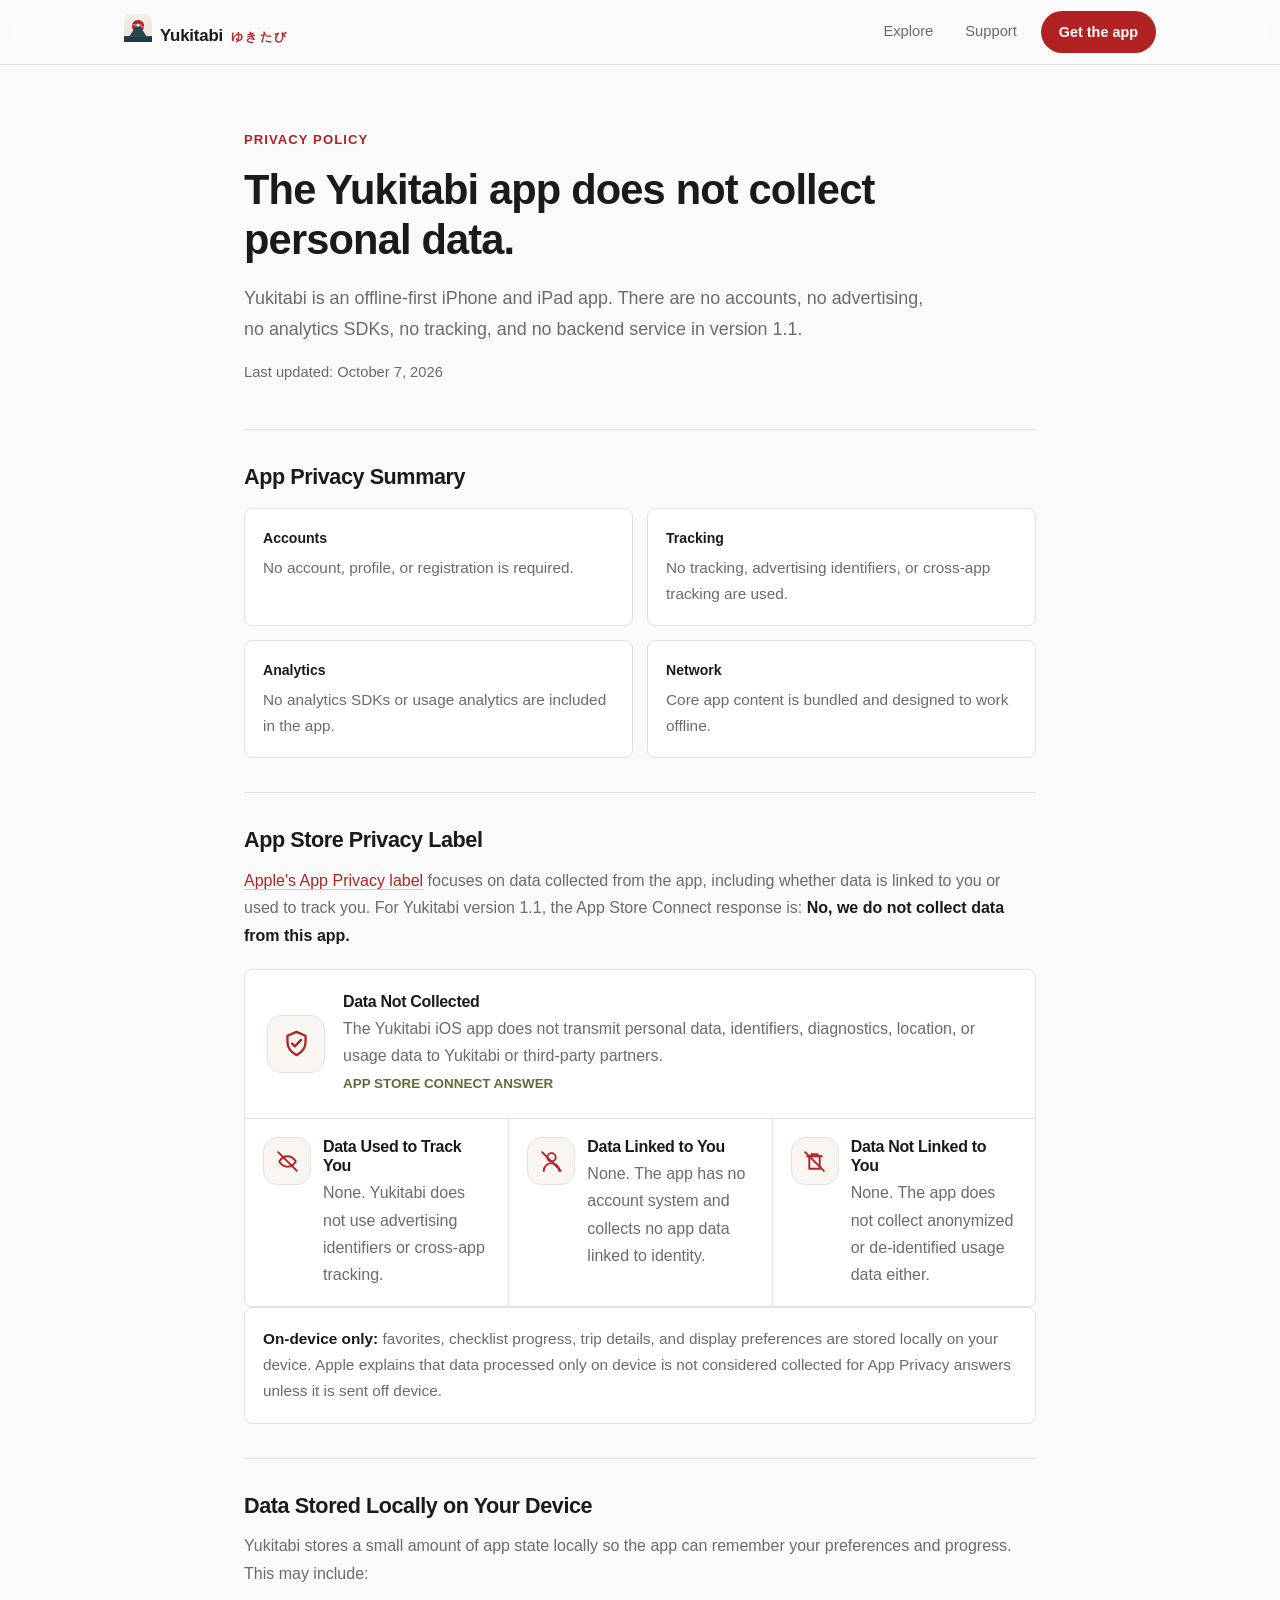
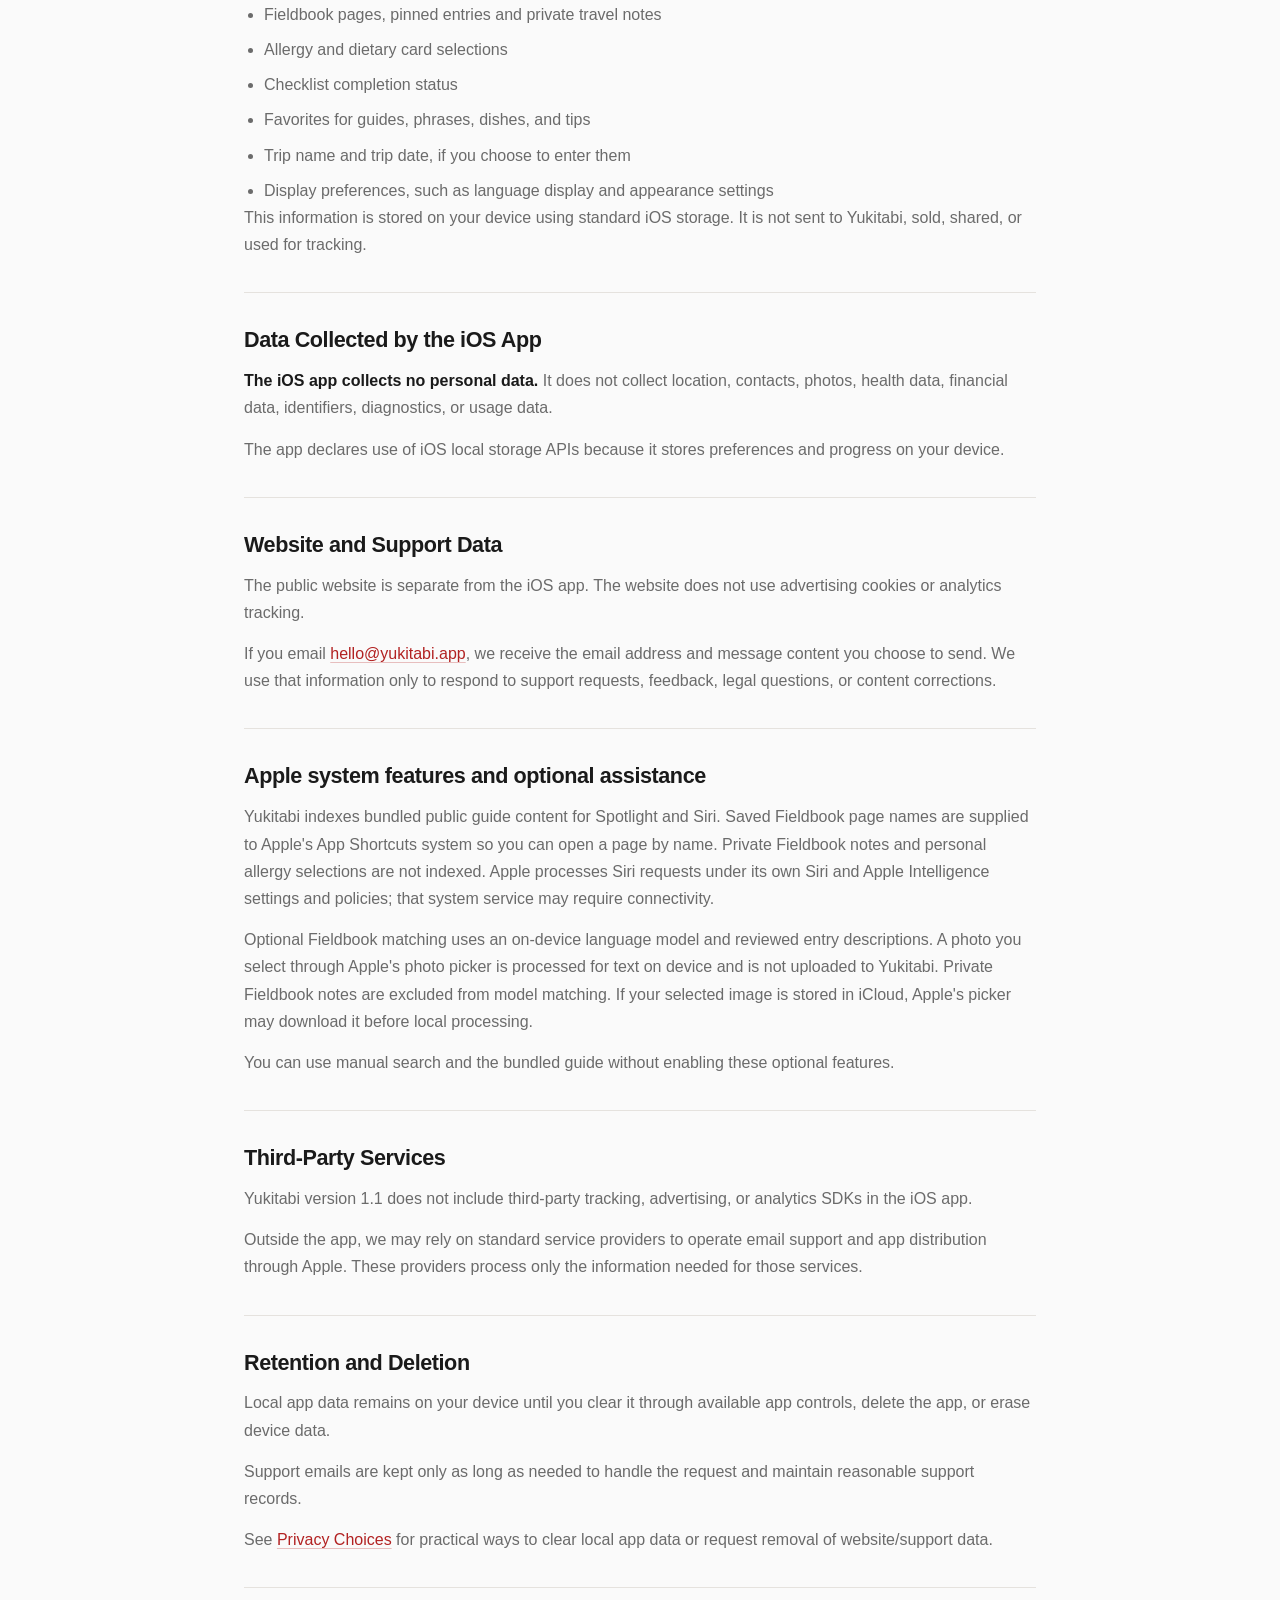
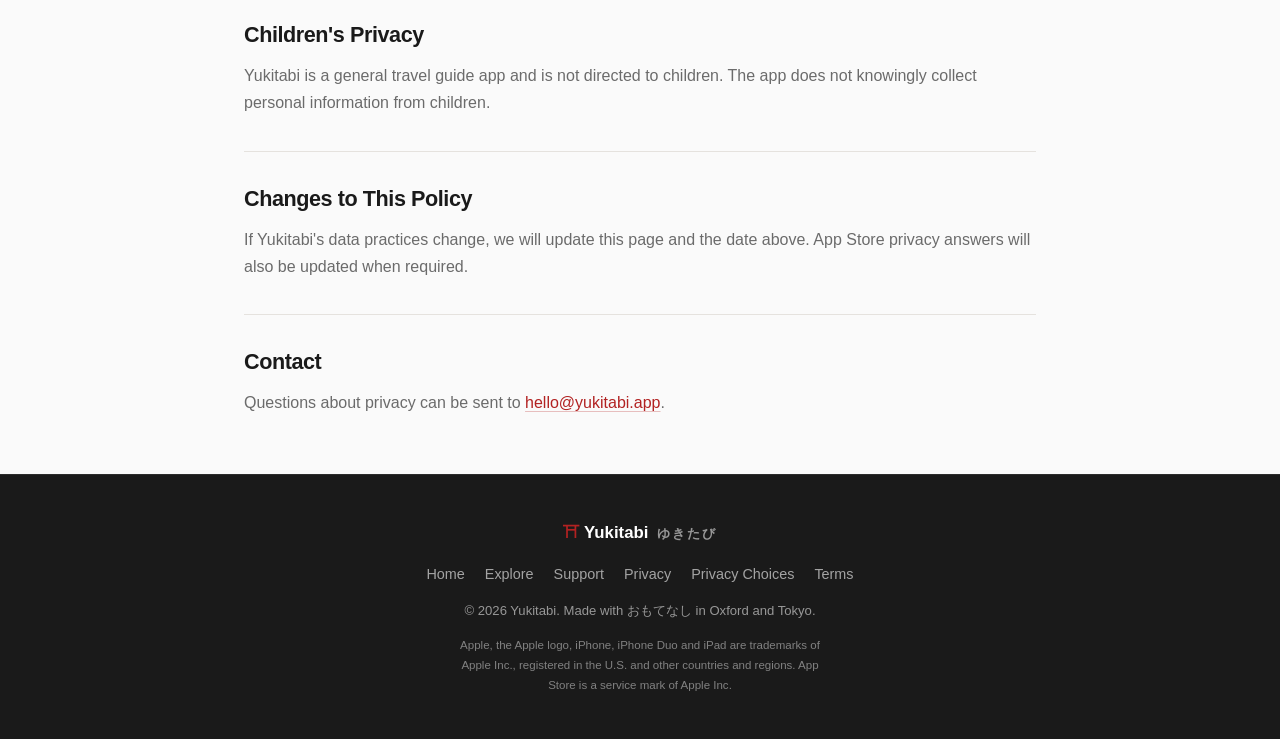
<file: privacy/index.html>
<!DOCTYPE html><html lang="en"> <head><script>document.documentElement.classList.add('js');</script><meta charset="UTF-8"><meta name="viewport" content="width=device-width, initial-scale=1.0"><title>Privacy Policy - Yukitabi</title><meta name="description" content="Yukitabi privacy policy for the offline-first iPhone and iPad travel app and public website."><meta name="theme-color" content="#FAFAFA"><link rel="canonical" href="https://yukitabi.app/privacy/"><!-- Open Graph --><meta property="og:title" content="Privacy Policy - Yukitabi"><meta property="og:description" content="Yukitabi privacy policy for the offline-first iPhone and iPad travel app and public website."><meta property="og:type" content="website"><meta property="og:url" content="https://yukitabi.app/privacy/"><meta property="og:image" content="https://yukitabi.app/artwork/journey-fieldbook.jpg"><meta property="og:site_name" content="Yukitabi"><!-- Twitter --><meta name="twitter:card" content="summary_large_image"><meta name="twitter:title" content="Privacy Policy - Yukitabi"><meta name="twitter:description" content="Yukitabi privacy policy for the offline-first iPhone and iPad travel app and public website."><meta name="twitter:image" content="https://yukitabi.app/artwork/journey-fieldbook.jpg"><link rel="icon" href="/brand-mark.svg" type="image/svg+xml"><link rel="stylesheet" href="/_astro/Footer.DBTXB6ur.css">
<style>.legal{margin:0 auto;max-width:840px;padding:64px 24px 24px}.legal .page-hero{padding-bottom:44px}.legal .eyebrow{color:var(--crimson);font-size:.82rem;font-weight:700;margin-bottom:14px;text-transform:uppercase;letter-spacing:.08em}.legal h1{font-size:clamp(2rem,5vw,2.6rem);margin-bottom:18px;letter-spacing:-.02em}.legal h2{font-size:1.35rem;margin-bottom:14px}.legal h3{font-size:1rem;margin-bottom:6px}.legal .lead{color:var(--charcoal);font-size:1.12rem;max-width:680px}.legal .updated{color:var(--charcoal);font-size:.92rem;margin-top:16px}.legal a{color:var(--crimson);text-decoration-color:#b2222247;text-underline-offset:.18em}.legal a:hover{text-decoration-color:var(--crimson)}.legal .content-section{border-top:1px solid var(--silk);padding:34px 0}.legal .content-section p+p{margin-top:14px}.legal p,.legal li,.legal dd{color:var(--charcoal)}.legal strong{color:var(--ink)}.legal ul,.legal ol{margin:14px 0 0 1.25rem}.legal li+li{margin-top:8px}.legal .summary-grid,.legal .faq-list{display:grid;gap:14px;margin-top:18px}.legal .summary-grid{grid-template-columns:repeat(2,minmax(0,1fr))}.legal .summary-item,.legal .faq-item,.legal .note{background:var(--paper);border:1px solid var(--silk);border-radius:var(--r-sm);padding:18px}.legal .summary-item p,.legal .faq-item p,.legal .note p{font-size:.96rem}.legal .summary-label{color:var(--ink);display:block;font-size:.88rem;font-weight:700;margin-bottom:4px}.legal .nutrition-label{background:var(--paper);border:1px solid var(--silk);border-radius:var(--r-sm);margin-top:20px;overflow:hidden}.legal .nutrition-feature{align-items:center;display:grid;gap:18px;grid-template-columns:auto minmax(0,1fr);padding:22px}.legal .nutrition-grid{border-top:1px solid var(--silk);display:grid;grid-template-columns:repeat(3,minmax(0,1fr))}.legal .nutrition-item{display:grid;gap:12px;grid-template-columns:auto minmax(0,1fr);padding:18px}.legal .nutrition-item+.nutrition-item{border-left:1px solid var(--silk)}.legal .nutrition-symbol{align-items:center;background:var(--cream);border:1px solid var(--silk);border-radius:14px;color:var(--crimson);display:inline-flex;height:48px;width:48px;justify-content:center}.legal .nutrition-symbol svg{height:25px;width:25px;stroke:currentColor;stroke-linecap:round;stroke-linejoin:round;stroke-width:1.8}.legal .nutrition-feature .nutrition-symbol{height:58px;width:58px}.legal .nutrition-feature .nutrition-symbol svg{height:31px;width:31px}.legal .nutrition-copy h3{margin-bottom:4px}.legal .nutrition-status{color:var(--matcha);display:block;font-size:.84rem;font-weight:700;margin-top:4px;text-transform:uppercase}.legal .contact-block{background:var(--cream);border:1px solid var(--silk);border-radius:var(--r-sm);margin-top:18px;padding:18px 20px}.legal .contact-block p{color:var(--ink)}.legal .contact-block p+p{margin-top:8px}.legal .detail-list{display:grid;gap:14px;margin-top:16px}.legal .detail-list div{border-top:1px solid var(--silk);padding-top:14px}.legal .detail-list dt{color:var(--ink);font-weight:700;margin-bottom:2px}@media(max-width:680px){.legal{padding-top:44px}.legal .summary-grid,.legal .nutrition-feature,.legal .nutrition-item,.legal .nutrition-grid{grid-template-columns:1fr}.legal .nutrition-item+.nutrition-item{border-left:0;border-top:1px solid var(--silk)}}
</style></head> <body>  <header class="site-header" data-astro-cid-3ef6ksr2> <nav class="nav container" aria-label="Primary" data-astro-cid-3ef6ksr2> <a class="brand" href="/" data-astro-cid-3ef6ksr2> <img class="mark" src="/brand-mark.svg" width="28" height="28" alt="" data-astro-cid-3ef6ksr2> <span class="brand-name" data-astro-cid-3ef6ksr2>Yukitabi</span> <span class="brand-jp" aria-hidden="true" data-astro-cid-3ef6ksr2>ゆきたび</span> </a> <div class="nav-right" data-astro-cid-3ef6ksr2> <a class="nav-link" href="/explore/" data-astro-cid-3ef6ksr2>Explore</a> <a class="nav-link" href="/support/" data-astro-cid-3ef6ksr2>Support</a> <a class="nav-cta" href="https://apps.apple.com/app/id6765481152" target="_blank" rel="noopener" data-astro-cid-3ef6ksr2>Get the app</a> </div> </nav> </header> <main class="legal"> <section class="page-hero"> <p class="eyebrow">Privacy Policy</p> <h1>The Yukitabi app does not collect personal data.</h1> <p class="lead">Yukitabi is an offline-first iPhone and iPad app. There are no accounts, no advertising, no analytics SDKs, no tracking, and no backend service in version 1.1.</p> <p class="updated">Last updated: October 7, 2026</p> </section>  <section class="content-section"> <h2>App Privacy Summary</h2> <div class="summary-grid"> <div class="summary-item"> <span class="summary-label">Accounts</span> <p>No account, profile, or registration is required.</p> </div> <div class="summary-item"> <span class="summary-label">Tracking</span> <p>No tracking, advertising identifiers, or cross-app tracking are used.</p> </div> <div class="summary-item"> <span class="summary-label">Analytics</span> <p>No analytics SDKs or usage analytics are included in the app.</p> </div> <div class="summary-item"> <span class="summary-label">Network</span> <p>Core app content is bundled and designed to work offline.</p> </div> </div> </section> <section class="content-section"> <h2>App Store Privacy Label</h2> <p><a href="https://developer.apple.com/app-store/app-privacy-details/">Apple's App Privacy label</a> focuses on data collected from the app, including whether data is linked to you or used to track you. For Yukitabi version 1.1, the App Store Connect response is: <strong>No, we do not collect data from this app.</strong></p> <div class="nutrition-label" aria-label="Yukitabi App Store privacy label summary"> <div class="nutrition-feature"> <div class="nutrition-symbol" aria-hidden="true"> <svg viewBox="0 0 24 24" fill="none"> <path d="M12 3l7 3v5c0 5-3.5 8-7 10-3.5-2-7-5-7-10V6l7-3z"></path> <path d="M8.5 12l2.2 2.2 4.8-5"></path> </svg> </div> <div class="nutrition-copy"> <h3>Data Not Collected</h3> <p>The Yukitabi iOS app does not transmit personal data, identifiers, diagnostics, location, or usage data to Yukitabi or third-party partners.</p> <span class="nutrition-status">App Store Connect answer</span> </div> </div> <div class="nutrition-grid"> <div class="nutrition-item"> <div class="nutrition-symbol" aria-hidden="true"> <svg viewBox="0 0 24 24" fill="none"> <path d="M4 12s3-5 8-5 8 5 8 5-3 5-8 5-8-5-8-5z"></path> <path d="M3 3l18 18"></path> </svg> </div> <div class="nutrition-copy"> <h3>Data Used to Track You</h3> <p>None. Yukitabi does not use advertising identifiers or cross-app tracking.</p> </div> </div> <div class="nutrition-item"> <div class="nutrition-symbol" aria-hidden="true"> <svg viewBox="0 0 24 24" fill="none"> <path d="M12 12a4 4 0 1 0-4-4 4 4 0 0 0 4 4z"></path> <path d="M4.5 21a7.5 7.5 0 0 1 15 0"></path> <path d="M3 3l18 18"></path> </svg> </div> <div class="nutrition-copy"> <h3>Data Linked to You</h3> <p>None. The app has no account system and collects no app data linked to identity.</p> </div> </div> <div class="nutrition-item"> <div class="nutrition-symbol" aria-hidden="true"> <svg viewBox="0 0 24 24" fill="none"> <path d="M5 7h14"></path> <path d="M7 7v12h10V7"></path> <path d="M9 7V5h6v2"></path> <path d="M3 3l18 18"></path> </svg> </div> <div class="nutrition-copy"> <h3>Data Not Linked to You</h3> <p>None. The app does not collect anonymized or de-identified usage data either.</p> </div> </div> </div> </div> <div class="note"> <p><strong>On-device only:</strong> favorites, checklist progress, trip details, and display preferences are stored locally on your device. Apple explains that data processed only on device is not considered collected for App Privacy answers unless it is sent off device.</p> </div> </section> <section class="content-section"> <h2>Data Stored Locally on Your Device</h2> <p>Yukitabi stores a small amount of app state locally so the app can remember your preferences and progress. This may include:</p> <ul> <li>Fieldbook pages, pinned entries and private travel notes</li> <li>Allergy and dietary card selections</li> <li>Checklist completion status</li> <li>Favorites for guides, phrases, dishes, and tips</li> <li>Trip name and trip date, if you choose to enter them</li> <li>Display preferences, such as language display and appearance settings</li> </ul> <p>This information is stored on your device using standard iOS storage. It is not sent to Yukitabi, sold, shared, or used for tracking.</p> </section> <section class="content-section"> <h2>Data Collected by the iOS App</h2> <p><strong>The iOS app collects no personal data.</strong> It does not collect location, contacts, photos, health data, financial data, identifiers, diagnostics, or usage data.</p> <p>The app declares use of iOS local storage APIs because it stores preferences and progress on your device.</p> </section> <section class="content-section"> <h2>Website and Support Data</h2> <p>The public website is separate from the iOS app. The website does not use advertising cookies or analytics tracking.</p> <p>If you email <a href="mailto:hello@yukitabi.app">hello@yukitabi.app</a>, we receive the email address and message content you choose to send. We use that information only to respond to support requests, feedback, legal questions, or content corrections.</p> </section> <section class="content-section"> <h2>Apple system features and optional assistance</h2> <p>Yukitabi indexes bundled public guide content for Spotlight and Siri. Saved Fieldbook page names are supplied to Apple's App Shortcuts system so you can open a page by name. Private Fieldbook notes and personal allergy selections are not indexed. Apple processes Siri requests under its own Siri and Apple Intelligence settings and policies; that system service may require connectivity.</p> <p>Optional Fieldbook matching uses an on-device language model and reviewed entry descriptions. A photo you select through Apple's photo picker is processed for text on device and is not uploaded to Yukitabi. Private Fieldbook notes are excluded from model matching. If your selected image is stored in iCloud, Apple's picker may download it before local processing.</p> <p>You can use manual search and the bundled guide without enabling these optional features.</p> </section> <section class="content-section"> <h2>Third-Party Services</h2> <p>Yukitabi version 1.1 does not include third-party tracking, advertising, or analytics SDKs in the iOS app.</p> <p>Outside the app, we may rely on standard service providers to operate email support and app distribution through Apple. These providers process only the information needed for those services.</p> </section> <section class="content-section"> <h2>Retention and Deletion</h2> <p>Local app data remains on your device until you clear it through available app controls, delete the app, or erase device data.</p> <p>Support emails are kept only as long as needed to handle the request and maintain reasonable support records.</p> <p>See <a href="/privacy-choices/">Privacy Choices</a> for practical ways to clear local app data or request removal of website/support data.</p> </section> <section class="content-section"> <h2>Children's Privacy</h2> <p>Yukitabi is a general travel guide app and is not directed to children. The app does not knowingly collect personal information from children.</p> </section> <section class="content-section"> <h2>Changes to This Policy</h2> <p>If Yukitabi's data practices change, we will update this page and the date above. App Store privacy answers will also be updated when required.</p> </section> <section class="content-section"> <h2>Contact</h2> <p>Questions about privacy can be sent to <a href="mailto:hello@yukitabi.app">hello@yukitabi.app</a>.</p> </section>  </main> <footer class="site-footer" data-astro-cid-sz7xmlte> <div class="container footer-inner" data-astro-cid-sz7xmlte> <p class="footer-logo" data-astro-cid-sz7xmlte><span class="mark" aria-hidden="true" data-astro-cid-sz7xmlte>⛩</span> Yukitabi <span class="jp" aria-hidden="true" data-astro-cid-sz7xmlte>ゆきたび</span></p> <nav class="footer-links" aria-label="Footer" data-astro-cid-sz7xmlte> <a href="/" data-astro-cid-sz7xmlte>Home</a> <a href="/explore/" data-astro-cid-sz7xmlte>Explore</a> <a href="/support/" data-astro-cid-sz7xmlte>Support</a> <a href="/privacy/" data-astro-cid-sz7xmlte>Privacy</a> <a href="/privacy-choices/" data-astro-cid-sz7xmlte>Privacy Choices</a> <a href="/terms/" data-astro-cid-sz7xmlte>Terms</a> </nav> <p class="footer-note" data-astro-cid-sz7xmlte>&copy; 2026 Yukitabi. Made with おもてなし in Oxford and Tokyo.</p> <p class="footer-legal" data-astro-cid-sz7xmlte>Apple, the Apple logo, iPhone, iPhone Duo and iPad are trademarks of Apple Inc., registered in the U.S. and other countries and regions. App Store is a service mark of Apple Inc.</p> </div> </footer>  <script type="module">const t=document.querySelectorAll(".reveal");if(t.length&&"IntersectionObserver"in window){const e=new IntersectionObserver(s=>{for(const r of s)r.isIntersecting&&(r.target.classList.add("is-visible"),e.unobserve(r.target))},{threshold:.12,rootMargin:"0px 0px -40px 0px"});t.forEach(s=>e.observe(s))}else t.forEach(e=>e.classList.add("is-visible"));</script> </body> </html>
</file>
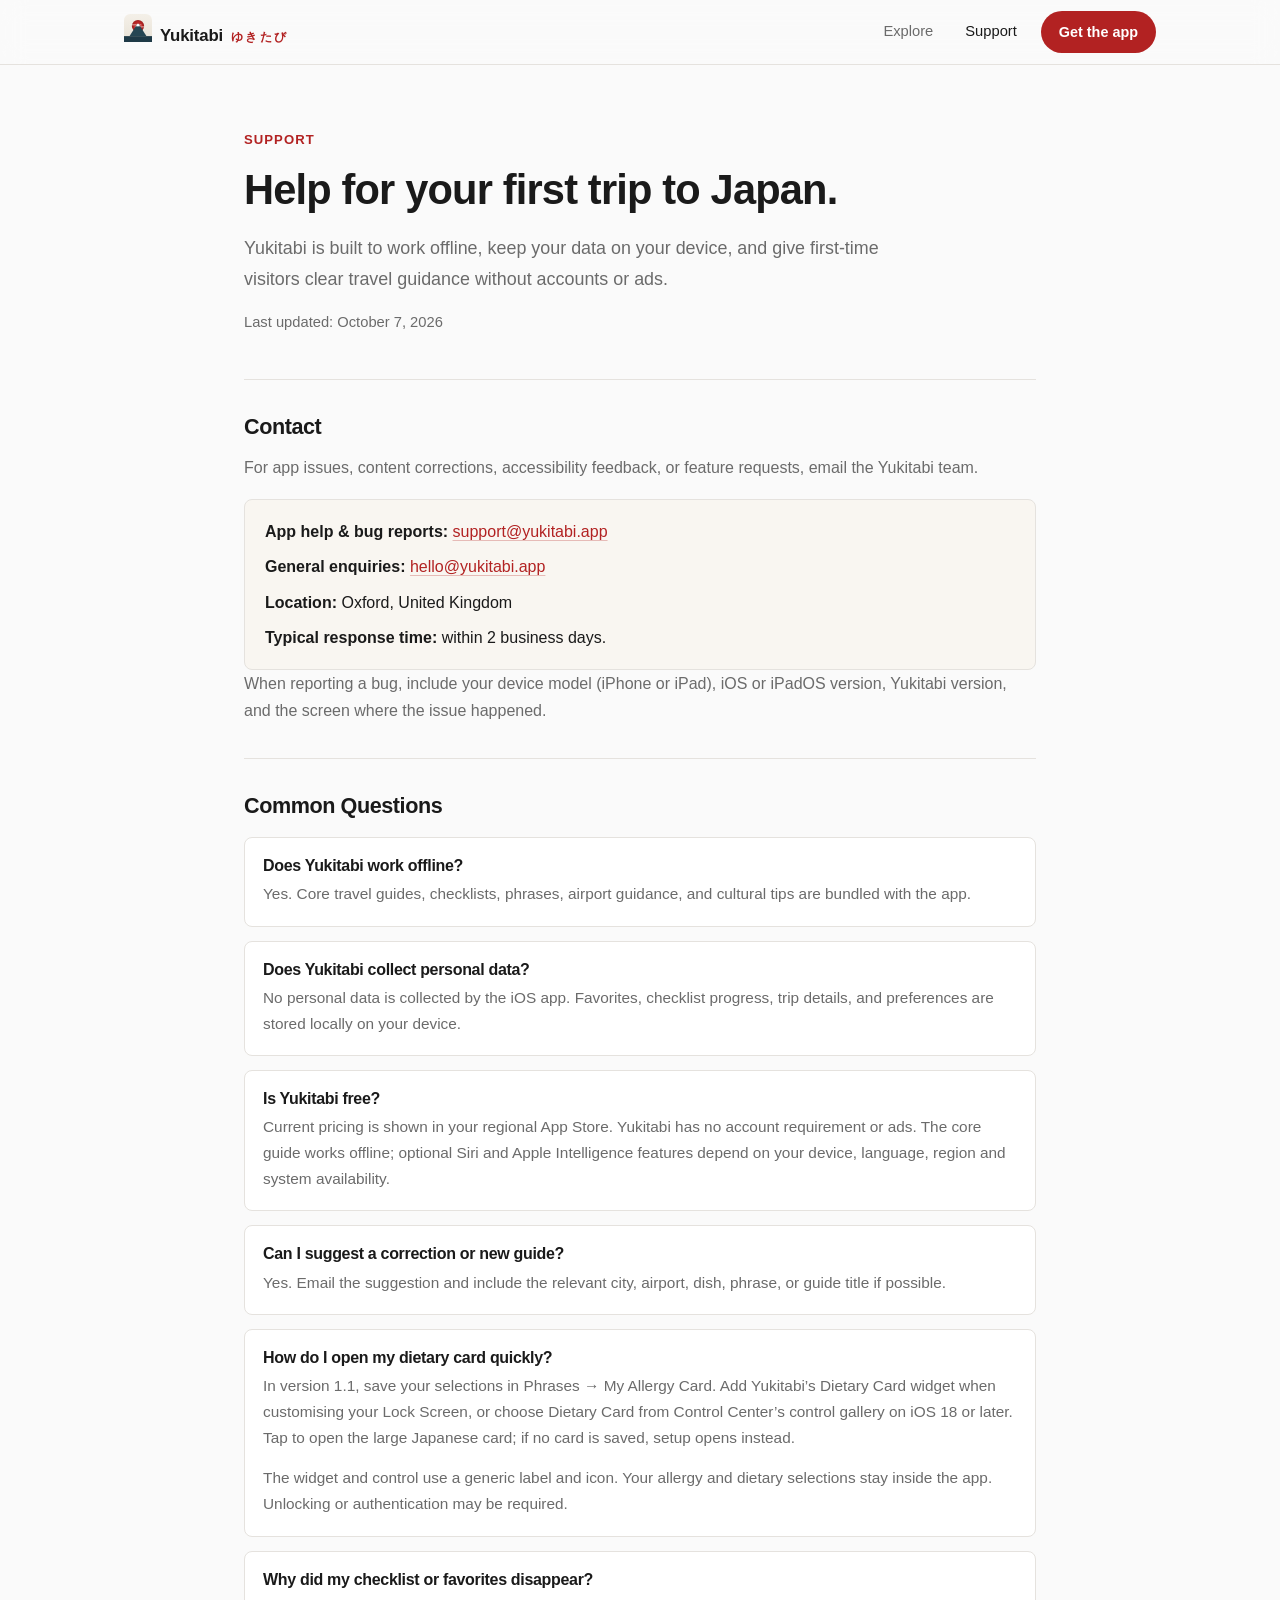
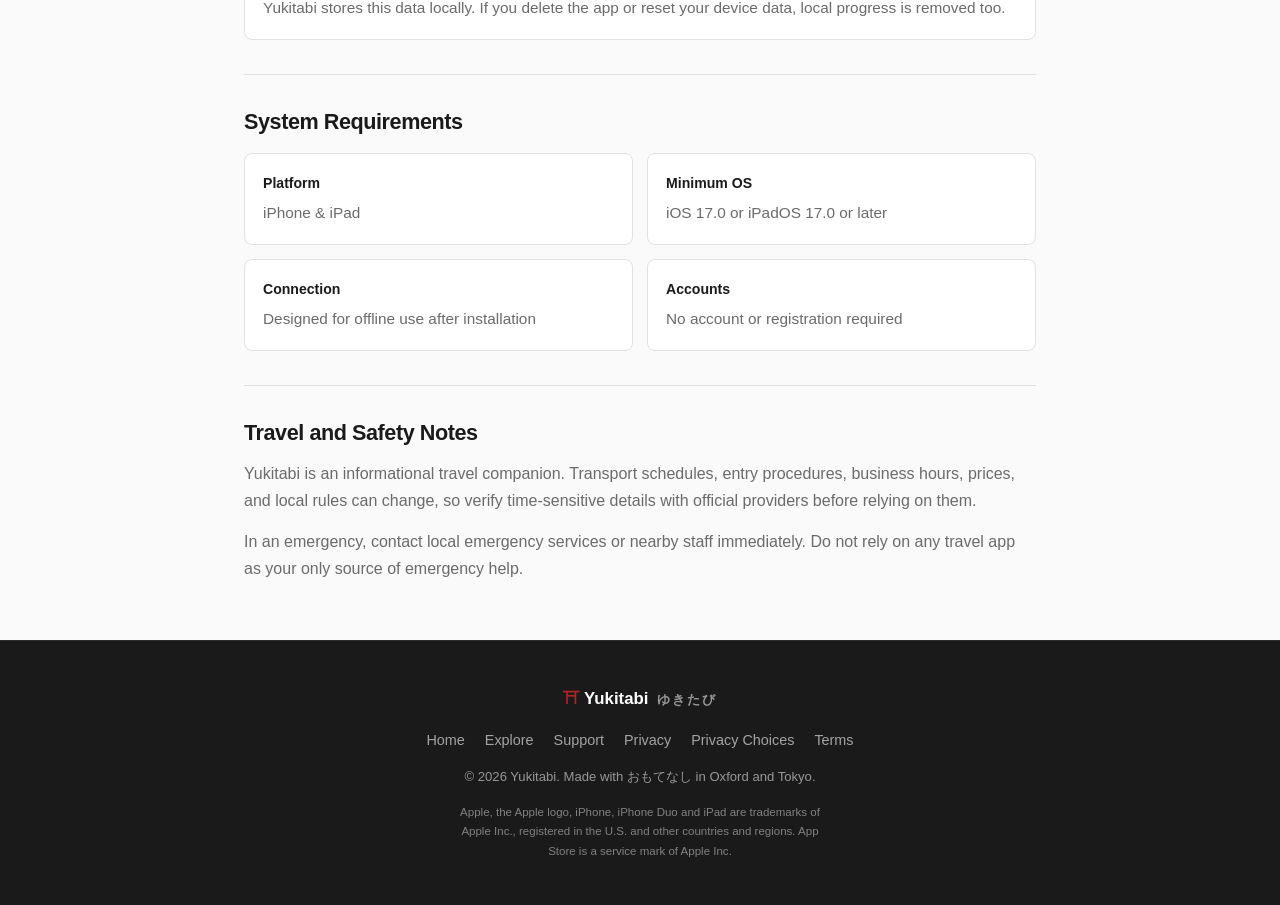
<file: support/index.html>
<!DOCTYPE html><html lang="en"> <head><script>document.documentElement.classList.add('js');</script><meta charset="UTF-8"><meta name="viewport" content="width=device-width, initial-scale=1.0"><title>Support - Yukitabi</title><meta name="description" content="Get help with Yukitabi, the offline-first Japan travel app for iPhone and iPad."><meta name="theme-color" content="#FAFAFA"><link rel="canonical" href="https://yukitabi.app/support/"><!-- Open Graph --><meta property="og:title" content="Support - Yukitabi"><meta property="og:description" content="Get help with Yukitabi, the offline-first Japan travel app for iPhone and iPad."><meta property="og:type" content="website"><meta property="og:url" content="https://yukitabi.app/support/"><meta property="og:image" content="https://yukitabi.app/artwork/journey-fieldbook.jpg"><meta property="og:site_name" content="Yukitabi"><!-- Twitter --><meta name="twitter:card" content="summary_large_image"><meta name="twitter:title" content="Support - Yukitabi"><meta name="twitter:description" content="Get help with Yukitabi, the offline-first Japan travel app for iPhone and iPad."><meta name="twitter:image" content="https://yukitabi.app/artwork/journey-fieldbook.jpg"><link rel="icon" href="/brand-mark.svg" type="image/svg+xml"><link rel="stylesheet" href="/_astro/Footer.DBTXB6ur.css">
<style>.legal{margin:0 auto;max-width:840px;padding:64px 24px 24px}.legal .page-hero{padding-bottom:44px}.legal .eyebrow{color:var(--crimson);font-size:.82rem;font-weight:700;margin-bottom:14px;text-transform:uppercase;letter-spacing:.08em}.legal h1{font-size:clamp(2rem,5vw,2.6rem);margin-bottom:18px;letter-spacing:-.02em}.legal h2{font-size:1.35rem;margin-bottom:14px}.legal h3{font-size:1rem;margin-bottom:6px}.legal .lead{color:var(--charcoal);font-size:1.12rem;max-width:680px}.legal .updated{color:var(--charcoal);font-size:.92rem;margin-top:16px}.legal a{color:var(--crimson);text-decoration-color:#b2222247;text-underline-offset:.18em}.legal a:hover{text-decoration-color:var(--crimson)}.legal .content-section{border-top:1px solid var(--silk);padding:34px 0}.legal .content-section p+p{margin-top:14px}.legal p,.legal li,.legal dd{color:var(--charcoal)}.legal strong{color:var(--ink)}.legal ul,.legal ol{margin:14px 0 0 1.25rem}.legal li+li{margin-top:8px}.legal .summary-grid,.legal .faq-list{display:grid;gap:14px;margin-top:18px}.legal .summary-grid{grid-template-columns:repeat(2,minmax(0,1fr))}.legal .summary-item,.legal .faq-item,.legal .note{background:var(--paper);border:1px solid var(--silk);border-radius:var(--r-sm);padding:18px}.legal .summary-item p,.legal .faq-item p,.legal .note p{font-size:.96rem}.legal .summary-label{color:var(--ink);display:block;font-size:.88rem;font-weight:700;margin-bottom:4px}.legal .nutrition-label{background:var(--paper);border:1px solid var(--silk);border-radius:var(--r-sm);margin-top:20px;overflow:hidden}.legal .nutrition-feature{align-items:center;display:grid;gap:18px;grid-template-columns:auto minmax(0,1fr);padding:22px}.legal .nutrition-grid{border-top:1px solid var(--silk);display:grid;grid-template-columns:repeat(3,minmax(0,1fr))}.legal .nutrition-item{display:grid;gap:12px;grid-template-columns:auto minmax(0,1fr);padding:18px}.legal .nutrition-item+.nutrition-item{border-left:1px solid var(--silk)}.legal .nutrition-symbol{align-items:center;background:var(--cream);border:1px solid var(--silk);border-radius:14px;color:var(--crimson);display:inline-flex;height:48px;width:48px;justify-content:center}.legal .nutrition-symbol svg{height:25px;width:25px;stroke:currentColor;stroke-linecap:round;stroke-linejoin:round;stroke-width:1.8}.legal .nutrition-feature .nutrition-symbol{height:58px;width:58px}.legal .nutrition-feature .nutrition-symbol svg{height:31px;width:31px}.legal .nutrition-copy h3{margin-bottom:4px}.legal .nutrition-status{color:var(--matcha);display:block;font-size:.84rem;font-weight:700;margin-top:4px;text-transform:uppercase}.legal .contact-block{background:var(--cream);border:1px solid var(--silk);border-radius:var(--r-sm);margin-top:18px;padding:18px 20px}.legal .contact-block p{color:var(--ink)}.legal .contact-block p+p{margin-top:8px}.legal .detail-list{display:grid;gap:14px;margin-top:16px}.legal .detail-list div{border-top:1px solid var(--silk);padding-top:14px}.legal .detail-list dt{color:var(--ink);font-weight:700;margin-bottom:2px}@media(max-width:680px){.legal{padding-top:44px}.legal .summary-grid,.legal .nutrition-feature,.legal .nutrition-item,.legal .nutrition-grid{grid-template-columns:1fr}.legal .nutrition-item+.nutrition-item{border-left:0;border-top:1px solid var(--silk)}}
</style></head> <body>  <header class="site-header" data-astro-cid-3ef6ksr2> <nav class="nav container" aria-label="Primary" data-astro-cid-3ef6ksr2> <a class="brand" href="/" data-astro-cid-3ef6ksr2> <img class="mark" src="/brand-mark.svg" width="28" height="28" alt="" data-astro-cid-3ef6ksr2> <span class="brand-name" data-astro-cid-3ef6ksr2>Yukitabi</span> <span class="brand-jp" aria-hidden="true" data-astro-cid-3ef6ksr2>ゆきたび</span> </a> <div class="nav-right" data-astro-cid-3ef6ksr2> <a class="nav-link" href="/explore/" data-astro-cid-3ef6ksr2>Explore</a> <a class="nav-link" href="/support/" aria-current="page" data-astro-cid-3ef6ksr2>Support</a> <a class="nav-cta" href="https://apps.apple.com/app/id6765481152" target="_blank" rel="noopener" data-astro-cid-3ef6ksr2>Get the app</a> </div> </nav> </header> <main class="legal"> <section class="page-hero"> <p class="eyebrow">Support</p> <h1>Help for your first trip to Japan.</h1> <p class="lead">Yukitabi is built to work offline, keep your data on your device, and give first-time visitors clear travel guidance without accounts or ads.</p> <p class="updated">Last updated: October 7, 2026</p> </section>  <section class="content-section" id="contact"> <h2>Contact</h2> <p>For app issues, content corrections, accessibility feedback, or feature requests, email the Yukitabi team.</p> <div class="contact-block"> <p><strong>App help &amp; bug reports:</strong> <a href="mailto:support@yukitabi.app">support@yukitabi.app</a></p> <p><strong>General enquiries:</strong> <a href="mailto:hello@yukitabi.app">hello@yukitabi.app</a></p> <p><strong>Location:</strong> Oxford, United Kingdom</p> <p><strong>Typical response time:</strong> within 2 business days.</p> </div> <p>When reporting a bug, include your device model (iPhone or iPad), iOS or iPadOS version, Yukitabi version, and the screen where the issue happened.</p> </section> <section class="content-section"> <h2>Common Questions</h2> <div class="faq-list"> <article class="faq-item"> <h3>Does Yukitabi work offline?</h3> <p>Yes. Core travel guides, checklists, phrases, airport guidance, and cultural tips are bundled with the app.</p> </article> <article class="faq-item"> <h3>Does Yukitabi collect personal data?</h3> <p>No personal data is collected by the iOS app. Favorites, checklist progress, trip details, and preferences are stored locally on your device.</p> </article> <article class="faq-item"> <h3>Is Yukitabi free?</h3> <p>Current pricing is shown in your regional App Store. Yukitabi has no account requirement or ads. The core guide works offline; optional Siri and Apple Intelligence features depend on your device, language, region and system availability.</p> </article> <article class="faq-item"> <h3>Can I suggest a correction or new guide?</h3> <p>Yes. Email the suggestion and include the relevant city, airport, dish, phrase, or guide title if possible.</p> </article> <article class="faq-item"> <h3>How do I open my dietary card quickly?</h3> <p>In version 1.1, save your selections in Phrases → My Allergy Card. Add Yukitabi’s Dietary Card widget when customising your Lock Screen, or choose Dietary Card from Control Center’s control gallery on iOS 18 or later. Tap to open the large Japanese card; if no card is saved, setup opens instead.</p> <p>The widget and control use a generic label and icon. Your allergy and dietary selections stay inside the app. Unlocking or authentication may be required.</p> </article> <article class="faq-item"> <h3>Why did my checklist or favorites disappear?</h3> <p>Yukitabi stores this data locally. If you delete the app or reset your device data, local progress is removed too.</p> </article> </div> </section> <section class="content-section"> <h2>System Requirements</h2> <div class="summary-grid"> <div class="summary-item"> <span class="summary-label">Platform</span> <p>iPhone &amp; iPad</p> </div> <div class="summary-item"> <span class="summary-label">Minimum OS</span> <p>iOS 17.0 or iPadOS 17.0 or later</p> </div> <div class="summary-item"> <span class="summary-label">Connection</span> <p>Designed for offline use after installation</p> </div> <div class="summary-item"> <span class="summary-label">Accounts</span> <p>No account or registration required</p> </div> </div> </section> <section class="content-section"> <h2>Travel and Safety Notes</h2> <p>Yukitabi is an informational travel companion. Transport schedules, entry procedures, business hours, prices, and local rules can change, so verify time-sensitive details with official providers before relying on them.</p> <p>In an emergency, contact local emergency services or nearby staff immediately. Do not rely on any travel app as your only source of emergency help.</p> </section>  </main> <footer class="site-footer" data-astro-cid-sz7xmlte> <div class="container footer-inner" data-astro-cid-sz7xmlte> <p class="footer-logo" data-astro-cid-sz7xmlte><span class="mark" aria-hidden="true" data-astro-cid-sz7xmlte>⛩</span> Yukitabi <span class="jp" aria-hidden="true" data-astro-cid-sz7xmlte>ゆきたび</span></p> <nav class="footer-links" aria-label="Footer" data-astro-cid-sz7xmlte> <a href="/" data-astro-cid-sz7xmlte>Home</a> <a href="/explore/" data-astro-cid-sz7xmlte>Explore</a> <a href="/support/" data-astro-cid-sz7xmlte>Support</a> <a href="/privacy/" data-astro-cid-sz7xmlte>Privacy</a> <a href="/privacy-choices/" data-astro-cid-sz7xmlte>Privacy Choices</a> <a href="/terms/" data-astro-cid-sz7xmlte>Terms</a> </nav> <p class="footer-note" data-astro-cid-sz7xmlte>&copy; 2026 Yukitabi. Made with おもてなし in Oxford and Tokyo.</p> <p class="footer-legal" data-astro-cid-sz7xmlte>Apple, the Apple logo, iPhone, iPhone Duo and iPad are trademarks of Apple Inc., registered in the U.S. and other countries and regions. App Store is a service mark of Apple Inc.</p> </div> </footer>  <script type="module">const t=document.querySelectorAll(".reveal");if(t.length&&"IntersectionObserver"in window){const e=new IntersectionObserver(s=>{for(const r of s)r.isIntersecting&&(r.target.classList.add("is-visible"),e.unobserve(r.target))},{threshold:.12,rootMargin:"0px 0px -40px 0px"});t.forEach(s=>e.observe(s))}else t.forEach(e=>e.classList.add("is-visible"));</script> </body> </html>
</file>
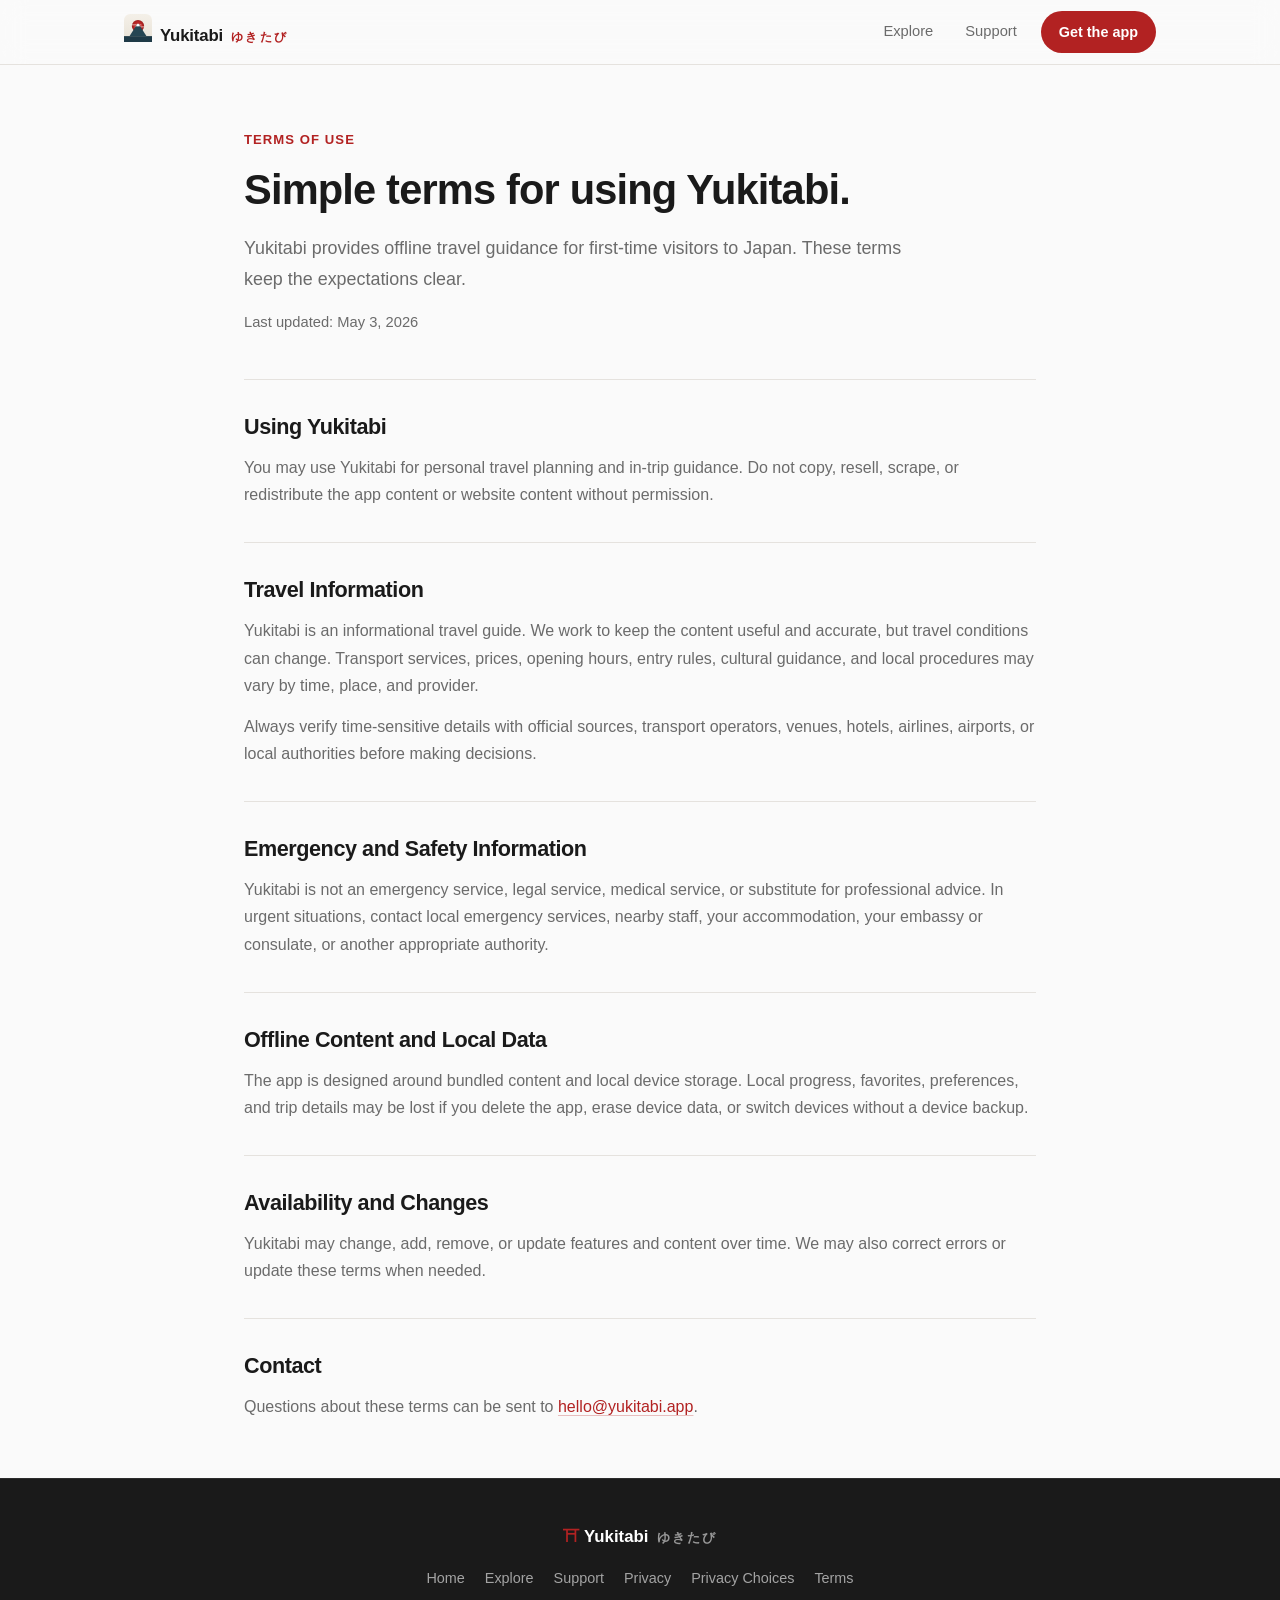
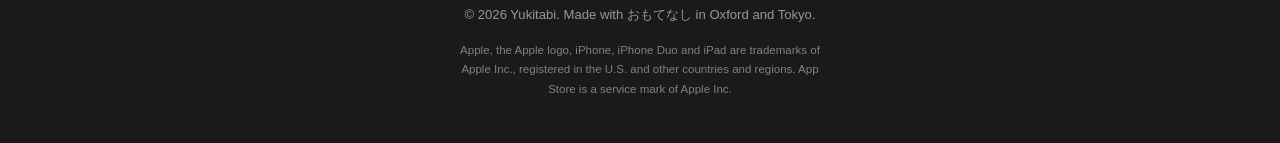
<file: terms/index.html>
<!DOCTYPE html><html lang="en"> <head><script>document.documentElement.classList.add('js');</script><meta charset="UTF-8"><meta name="viewport" content="width=device-width, initial-scale=1.0"><title>Terms of Use - Yukitabi</title><meta name="description" content="Terms of use for Yukitabi, the offline-first Japan travel app for iPhone and iPad."><meta name="theme-color" content="#FAFAFA"><link rel="canonical" href="https://yukitabi.app/terms/"><!-- Open Graph --><meta property="og:title" content="Terms of Use - Yukitabi"><meta property="og:description" content="Terms of use for Yukitabi, the offline-first Japan travel app for iPhone and iPad."><meta property="og:type" content="website"><meta property="og:url" content="https://yukitabi.app/terms/"><meta property="og:image" content="https://yukitabi.app/artwork/journey-fieldbook.jpg"><meta property="og:site_name" content="Yukitabi"><!-- Twitter --><meta name="twitter:card" content="summary_large_image"><meta name="twitter:title" content="Terms of Use - Yukitabi"><meta name="twitter:description" content="Terms of use for Yukitabi, the offline-first Japan travel app for iPhone and iPad."><meta name="twitter:image" content="https://yukitabi.app/artwork/journey-fieldbook.jpg"><link rel="icon" href="/brand-mark.svg" type="image/svg+xml"><link rel="stylesheet" href="/_astro/Footer.DBTXB6ur.css">
<style>.legal{margin:0 auto;max-width:840px;padding:64px 24px 24px}.legal .page-hero{padding-bottom:44px}.legal .eyebrow{color:var(--crimson);font-size:.82rem;font-weight:700;margin-bottom:14px;text-transform:uppercase;letter-spacing:.08em}.legal h1{font-size:clamp(2rem,5vw,2.6rem);margin-bottom:18px;letter-spacing:-.02em}.legal h2{font-size:1.35rem;margin-bottom:14px}.legal h3{font-size:1rem;margin-bottom:6px}.legal .lead{color:var(--charcoal);font-size:1.12rem;max-width:680px}.legal .updated{color:var(--charcoal);font-size:.92rem;margin-top:16px}.legal a{color:var(--crimson);text-decoration-color:#b2222247;text-underline-offset:.18em}.legal a:hover{text-decoration-color:var(--crimson)}.legal .content-section{border-top:1px solid var(--silk);padding:34px 0}.legal .content-section p+p{margin-top:14px}.legal p,.legal li,.legal dd{color:var(--charcoal)}.legal strong{color:var(--ink)}.legal ul,.legal ol{margin:14px 0 0 1.25rem}.legal li+li{margin-top:8px}.legal .summary-grid,.legal .faq-list{display:grid;gap:14px;margin-top:18px}.legal .summary-grid{grid-template-columns:repeat(2,minmax(0,1fr))}.legal .summary-item,.legal .faq-item,.legal .note{background:var(--paper);border:1px solid var(--silk);border-radius:var(--r-sm);padding:18px}.legal .summary-item p,.legal .faq-item p,.legal .note p{font-size:.96rem}.legal .summary-label{color:var(--ink);display:block;font-size:.88rem;font-weight:700;margin-bottom:4px}.legal .nutrition-label{background:var(--paper);border:1px solid var(--silk);border-radius:var(--r-sm);margin-top:20px;overflow:hidden}.legal .nutrition-feature{align-items:center;display:grid;gap:18px;grid-template-columns:auto minmax(0,1fr);padding:22px}.legal .nutrition-grid{border-top:1px solid var(--silk);display:grid;grid-template-columns:repeat(3,minmax(0,1fr))}.legal .nutrition-item{display:grid;gap:12px;grid-template-columns:auto minmax(0,1fr);padding:18px}.legal .nutrition-item+.nutrition-item{border-left:1px solid var(--silk)}.legal .nutrition-symbol{align-items:center;background:var(--cream);border:1px solid var(--silk);border-radius:14px;color:var(--crimson);display:inline-flex;height:48px;width:48px;justify-content:center}.legal .nutrition-symbol svg{height:25px;width:25px;stroke:currentColor;stroke-linecap:round;stroke-linejoin:round;stroke-width:1.8}.legal .nutrition-feature .nutrition-symbol{height:58px;width:58px}.legal .nutrition-feature .nutrition-symbol svg{height:31px;width:31px}.legal .nutrition-copy h3{margin-bottom:4px}.legal .nutrition-status{color:var(--matcha);display:block;font-size:.84rem;font-weight:700;margin-top:4px;text-transform:uppercase}.legal .contact-block{background:var(--cream);border:1px solid var(--silk);border-radius:var(--r-sm);margin-top:18px;padding:18px 20px}.legal .contact-block p{color:var(--ink)}.legal .contact-block p+p{margin-top:8px}.legal .detail-list{display:grid;gap:14px;margin-top:16px}.legal .detail-list div{border-top:1px solid var(--silk);padding-top:14px}.legal .detail-list dt{color:var(--ink);font-weight:700;margin-bottom:2px}@media(max-width:680px){.legal{padding-top:44px}.legal .summary-grid,.legal .nutrition-feature,.legal .nutrition-item,.legal .nutrition-grid{grid-template-columns:1fr}.legal .nutrition-item+.nutrition-item{border-left:0;border-top:1px solid var(--silk)}}
</style></head> <body>  <header class="site-header" data-astro-cid-3ef6ksr2> <nav class="nav container" aria-label="Primary" data-astro-cid-3ef6ksr2> <a class="brand" href="/" data-astro-cid-3ef6ksr2> <img class="mark" src="/brand-mark.svg" width="28" height="28" alt="" data-astro-cid-3ef6ksr2> <span class="brand-name" data-astro-cid-3ef6ksr2>Yukitabi</span> <span class="brand-jp" aria-hidden="true" data-astro-cid-3ef6ksr2>ゆきたび</span> </a> <div class="nav-right" data-astro-cid-3ef6ksr2> <a class="nav-link" href="/explore/" data-astro-cid-3ef6ksr2>Explore</a> <a class="nav-link" href="/support/" data-astro-cid-3ef6ksr2>Support</a> <a class="nav-cta" href="https://apps.apple.com/app/id6765481152" target="_blank" rel="noopener" data-astro-cid-3ef6ksr2>Get the app</a> </div> </nav> </header> <main class="legal"> <section class="page-hero"> <p class="eyebrow">Terms of Use</p> <h1>Simple terms for using Yukitabi.</h1> <p class="lead">Yukitabi provides offline travel guidance for first-time visitors to Japan. These terms keep the expectations clear.</p> <p class="updated">Last updated: May 3, 2026</p> </section>  <section class="content-section"> <h2>Using Yukitabi</h2> <p>You may use Yukitabi for personal travel planning and in-trip guidance. Do not copy, resell, scrape, or redistribute the app content or website content without permission.</p> </section> <section class="content-section"> <h2>Travel Information</h2> <p>Yukitabi is an informational travel guide. We work to keep the content useful and accurate, but travel conditions can change. Transport services, prices, opening hours, entry rules, cultural guidance, and local procedures may vary by time, place, and provider.</p> <p>Always verify time-sensitive details with official sources, transport operators, venues, hotels, airlines, airports, or local authorities before making decisions.</p> </section> <section class="content-section"> <h2>Emergency and Safety Information</h2> <p>Yukitabi is not an emergency service, legal service, medical service, or substitute for professional advice. In urgent situations, contact local emergency services, nearby staff, your accommodation, your embassy or consulate, or another appropriate authority.</p> </section> <section class="content-section"> <h2>Offline Content and Local Data</h2> <p>The app is designed around bundled content and local device storage. Local progress, favorites, preferences, and trip details may be lost if you delete the app, erase device data, or switch devices without a device backup.</p> </section> <section class="content-section"> <h2>Availability and Changes</h2> <p>Yukitabi may change, add, remove, or update features and content over time. We may also correct errors or update these terms when needed.</p> </section> <section class="content-section"> <h2>Contact</h2> <p>Questions about these terms can be sent to <a href="mailto:hello@yukitabi.app">hello@yukitabi.app</a>.</p> </section>  </main> <footer class="site-footer" data-astro-cid-sz7xmlte> <div class="container footer-inner" data-astro-cid-sz7xmlte> <p class="footer-logo" data-astro-cid-sz7xmlte><span class="mark" aria-hidden="true" data-astro-cid-sz7xmlte>⛩</span> Yukitabi <span class="jp" aria-hidden="true" data-astro-cid-sz7xmlte>ゆきたび</span></p> <nav class="footer-links" aria-label="Footer" data-astro-cid-sz7xmlte> <a href="/" data-astro-cid-sz7xmlte>Home</a> <a href="/explore/" data-astro-cid-sz7xmlte>Explore</a> <a href="/support/" data-astro-cid-sz7xmlte>Support</a> <a href="/privacy/" data-astro-cid-sz7xmlte>Privacy</a> <a href="/privacy-choices/" data-astro-cid-sz7xmlte>Privacy Choices</a> <a href="/terms/" data-astro-cid-sz7xmlte>Terms</a> </nav> <p class="footer-note" data-astro-cid-sz7xmlte>&copy; 2026 Yukitabi. Made with おもてなし in Oxford and Tokyo.</p> <p class="footer-legal" data-astro-cid-sz7xmlte>Apple, the Apple logo, iPhone, iPhone Duo and iPad are trademarks of Apple Inc., registered in the U.S. and other countries and regions. App Store is a service mark of Apple Inc.</p> </div> </footer>  <script type="module">const t=document.querySelectorAll(".reveal");if(t.length&&"IntersectionObserver"in window){const e=new IntersectionObserver(s=>{for(const r of s)r.isIntersecting&&(r.target.classList.add("is-visible"),e.unobserve(r.target))},{threshold:.12,rootMargin:"0px 0px -40px 0px"});t.forEach(s=>e.observe(s))}else t.forEach(e=>e.classList.add("is-visible"));</script> </body> </html>
</file>
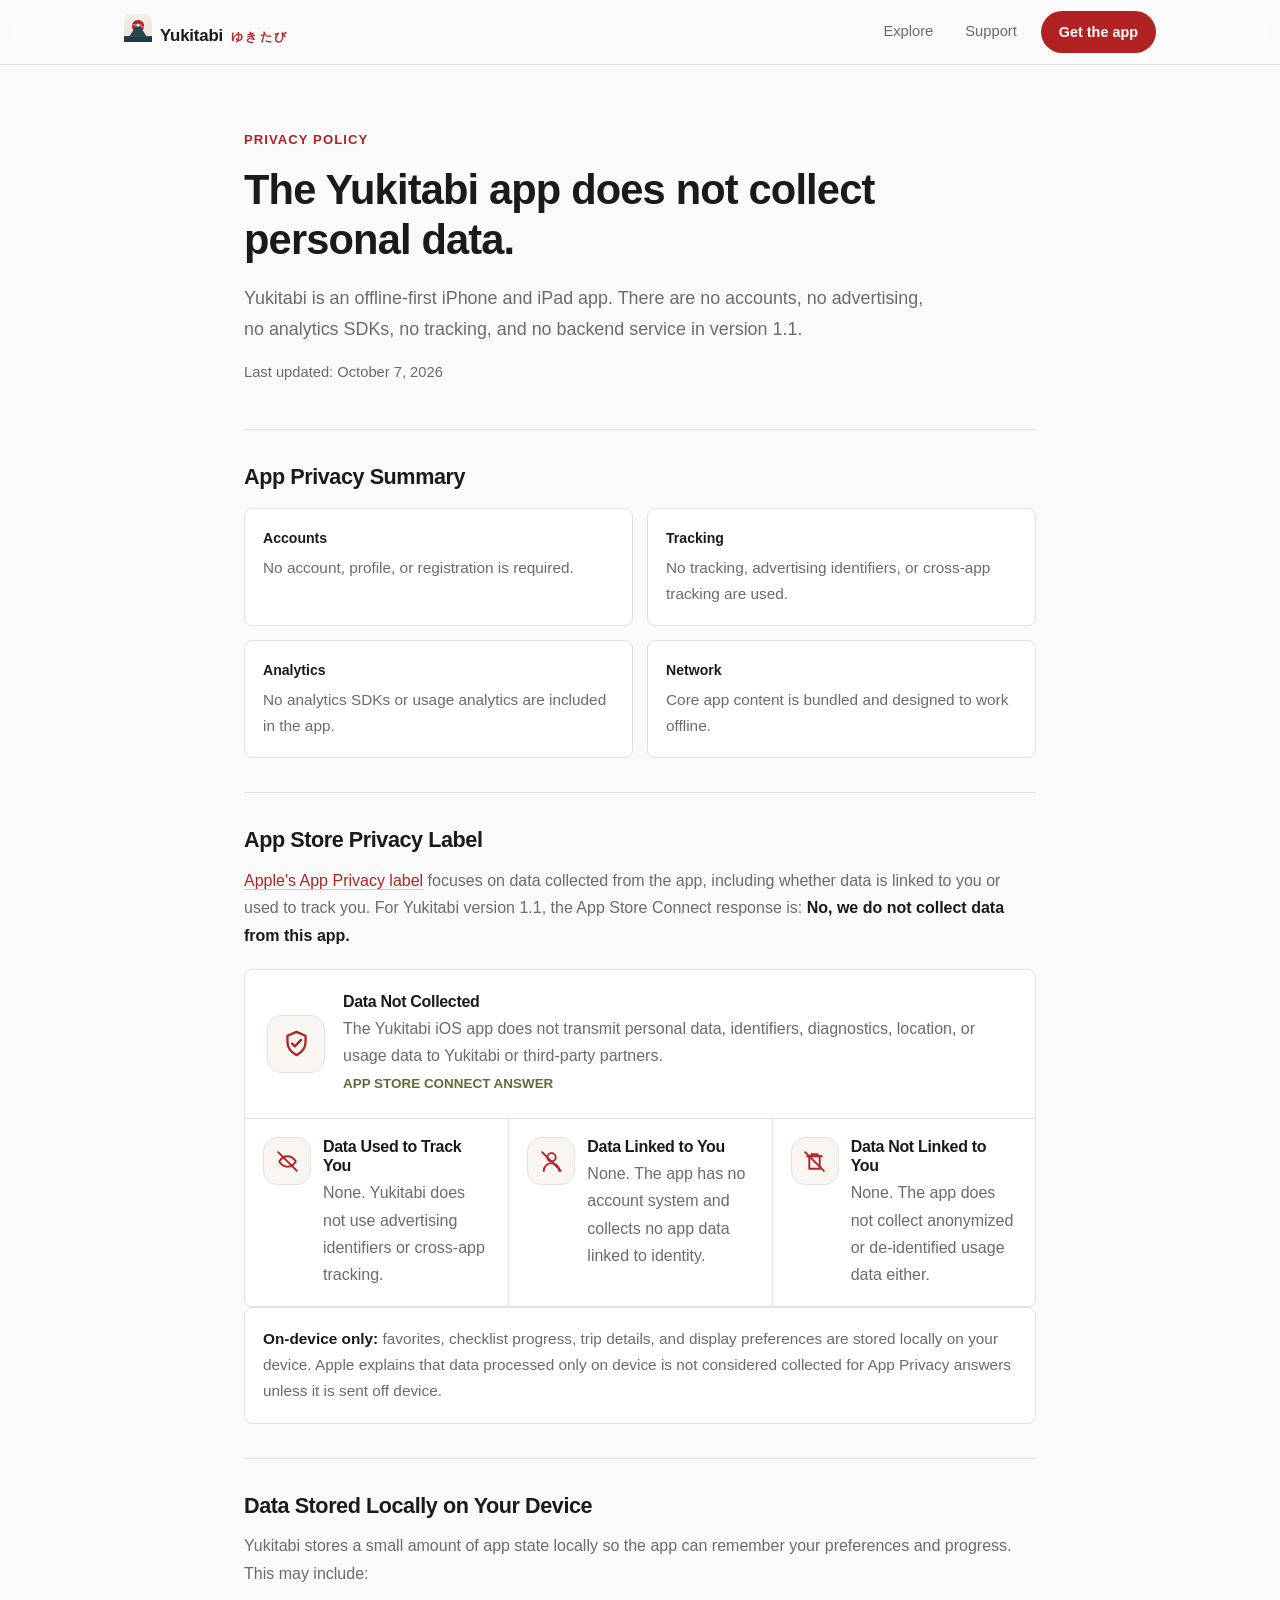
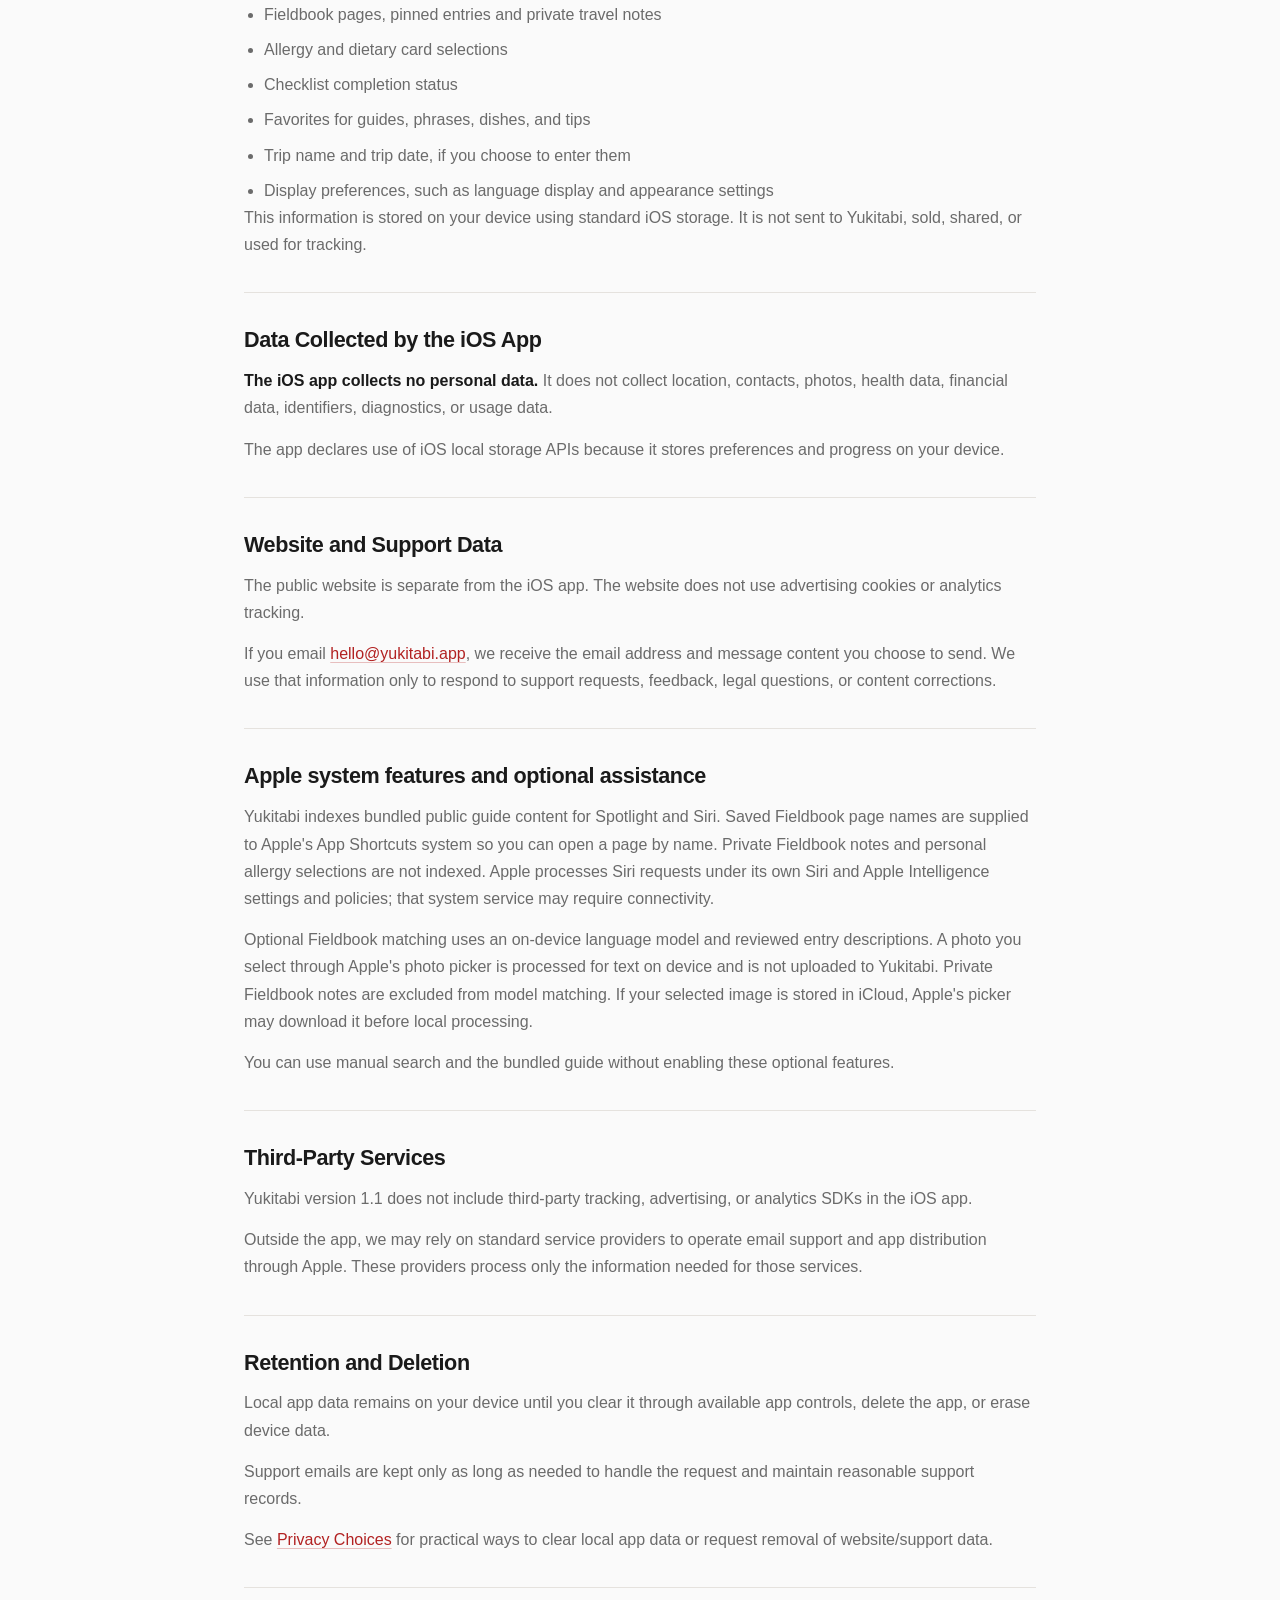
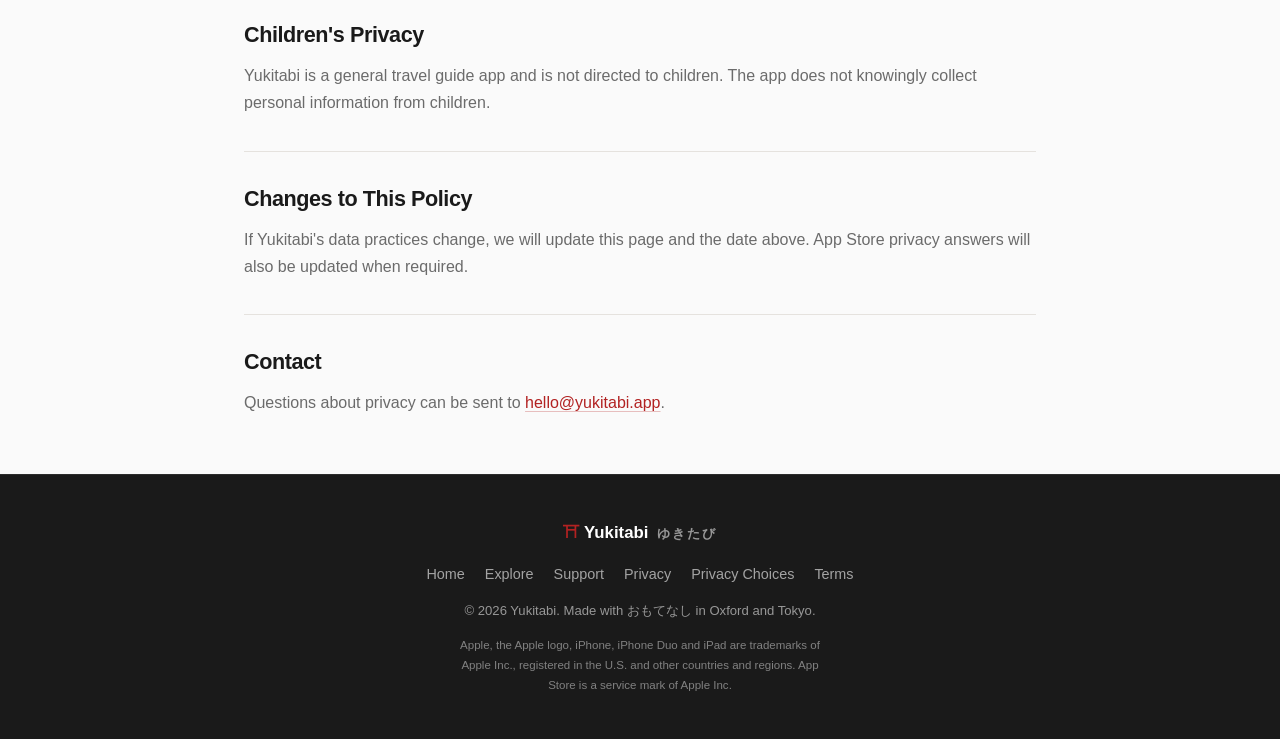
<file: privacy.html>
<!DOCTYPE html>
<html lang="en">
<head>
  <meta charset="UTF-8">
  <meta name="viewport" content="width=device-width, initial-scale=1.0">
  <meta http-equiv="refresh" content="0; url=/privacy/">
  <title>Privacy Policy - Yukitabi</title>
  <link rel="canonical" href="https://yukitabi.app/privacy/">
</head>
<body>
  <p>Yukitabi privacy policy has moved to <a href="/privacy/">https://yukitabi.app/privacy/</a>.</p>
</body>
</html>
</file>
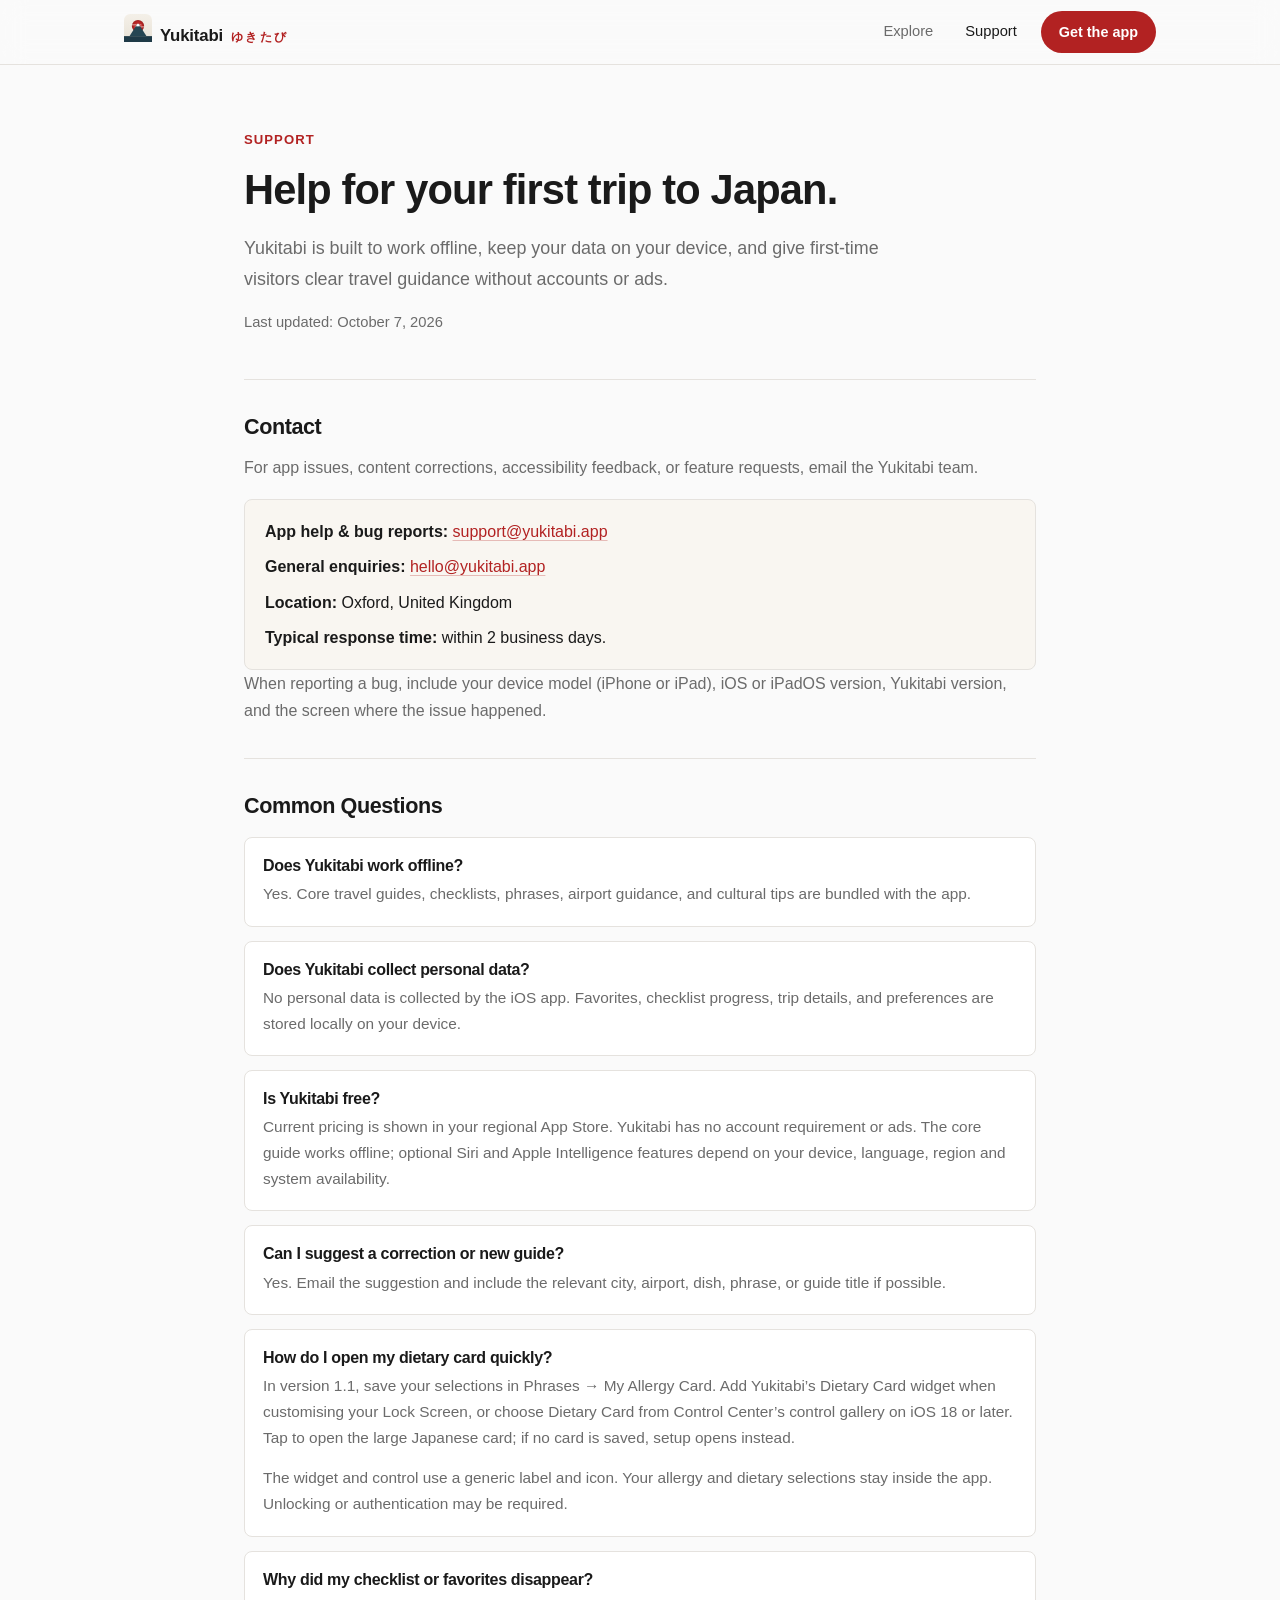
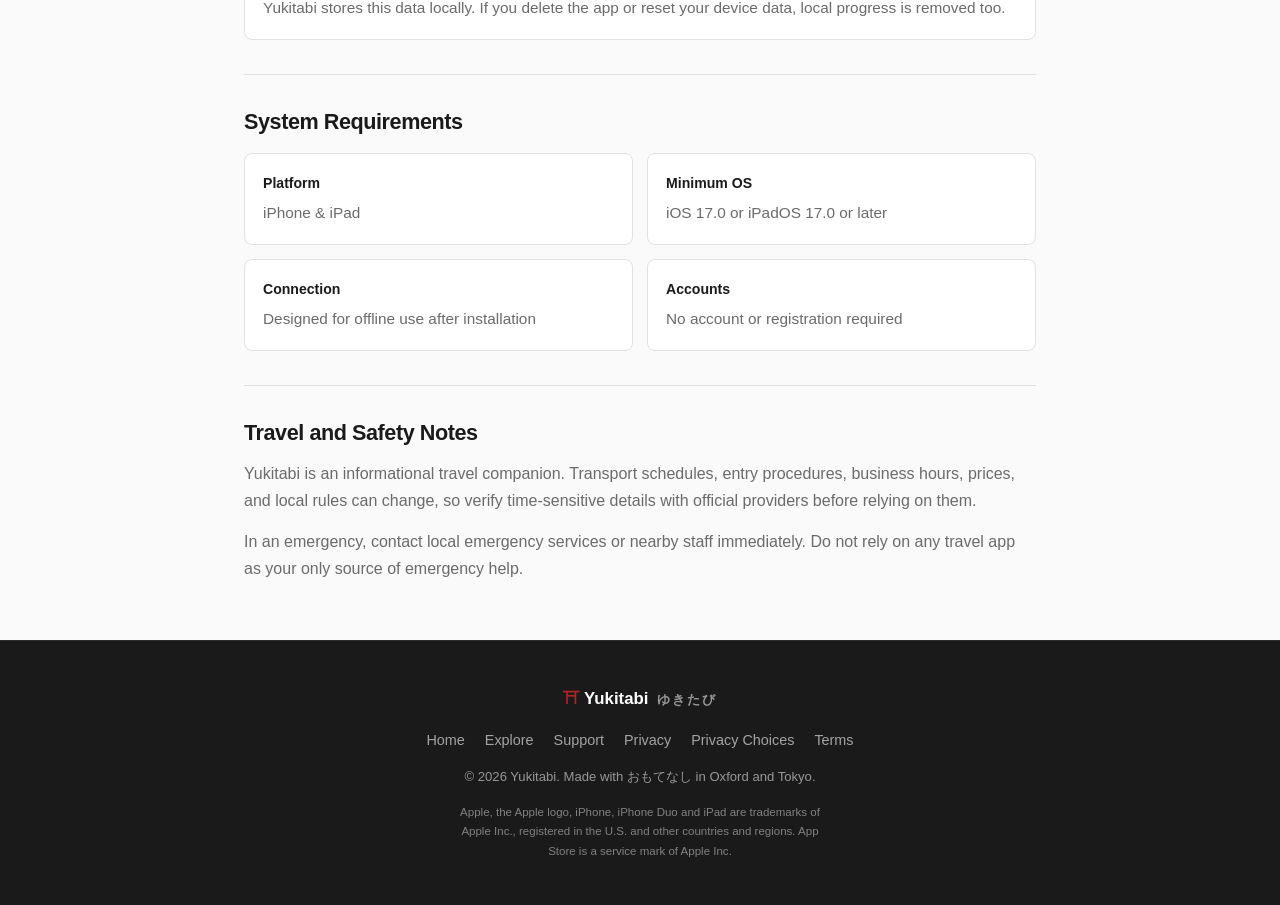
<file: support.html>
<!DOCTYPE html>
<html lang="en">
<head>
  <meta charset="UTF-8">
  <meta name="viewport" content="width=device-width, initial-scale=1.0">
  <meta http-equiv="refresh" content="0; url=/support/">
  <title>Support - Yukitabi</title>
  <link rel="canonical" href="https://yukitabi.app/support/">
</head>
<body>
  <p>Yukitabi support has moved to <a href="/support/">https://yukitabi.app/support/</a>.</p>
</body>
</html>
</file>
<file: _astro/Footer.DBTXB6ur.css>
:root{--snow: #FAFAFA;--paper: #FFFFFF;--mist: #F5F3F0;--cream: #F9F6F1;--ink: #1A1A1A;--charcoal: #6B6B6B;--ash: #9B9B9B;--crimson: #B22222;--crimson-deep: #9A1D1D;--indigo: #264653;--matcha: #606C38;--sakura: #E8A0BF;--silk: #E5E2DE;--r-sm: 8px;--r-md: 12px;--r-lg: 20px;--r-pill: 999px;--shadow-card: 0 1px 3px rgba(26, 26, 26, .06), 0 2px 8px rgba(26, 26, 26, .04);--shadow-lift: 0 12px 40px rgba(26, 26, 26, .08);--ease-out: cubic-bezier(.23, 1, .32, 1);--ease-in-out: cubic-bezier(.77, 0, .175, 1);--maxw: 1080px}*,*:before,*:after{margin:0;padding:0;box-sizing:border-box}html{font-size:16px;scroll-behavior:smooth;-webkit-font-smoothing:antialiased;-moz-osx-font-smoothing:grayscale}body{font-family:-apple-system,BlinkMacSystemFont,SF Pro Text,SF Pro Display,Segoe UI,Noto Sans JP,Helvetica Neue,sans-serif;color:var(--ink);background:var(--snow);line-height:1.7;overflow-x:hidden}h1,h2,h3,h4{font-weight:600;line-height:1.2;letter-spacing:-.02em}a{color:var(--crimson)}img{display:block;max-width:100%}.container{max-width:var(--maxw);margin:0 auto;padding:0 24px}.sr-only{position:absolute;width:1px;height:1px;padding:0;margin:-1px;overflow:hidden;clip:rect(0 0 0 0);white-space:nowrap;border:0}html.js .reveal{opacity:0;transform:translateY(20px);transition:opacity .6s var(--ease-out),transform .6s var(--ease-out)}html.js .reveal.is-visible{opacity:1;transform:none}@media(prefers-reduced-motion:reduce){html{scroll-behavior:auto}html.js .reveal{opacity:1;transform:none;transition:none}*,*:before,*:after{animation-duration:.001ms!important;animation-iteration-count:1!important;transition-duration:.001ms!important}}.site-header[data-astro-cid-3ef6ksr2]{position:sticky;top:0;z-index:50;background:#fafafad1;backdrop-filter:saturate(180%) blur(12px);-webkit-backdrop-filter:saturate(180%) blur(12px);border-bottom:1px solid var(--silk)}.nav[data-astro-cid-3ef6ksr2]{height:64px;display:flex;align-items:center;justify-content:space-between;gap:16px}.brand[data-astro-cid-3ef6ksr2]{display:inline-flex;align-items:baseline;gap:8px;text-decoration:none;color:var(--ink);font-weight:600;letter-spacing:-.01em}.brand[data-astro-cid-3ef6ksr2] .mark[data-astro-cid-3ef6ksr2]{color:var(--crimson);transform:translateY(1px)}.brand-name[data-astro-cid-3ef6ksr2]{font-size:1.05rem}.brand-jp[data-astro-cid-3ef6ksr2]{color:var(--crimson);font-size:.78rem;letter-spacing:.18em}.nav-right[data-astro-cid-3ef6ksr2]{display:flex;align-items:center;gap:8px}.nav-link[data-astro-cid-3ef6ksr2]{color:var(--charcoal);text-decoration:none;font-size:.92rem;font-weight:500;padding:8px 12px;border-radius:var(--r-sm);transition:color .16s var(--ease-out)}.nav-link[data-astro-cid-3ef6ksr2]:hover,.nav-link[data-astro-cid-3ef6ksr2][aria-current=page]{color:var(--ink)}.nav-cta[data-astro-cid-3ef6ksr2]{margin-left:4px;background:var(--crimson);color:#fff;text-decoration:none;font-size:.9rem;font-weight:600;padding:9px 18px;border-radius:var(--r-pill);transition:background .16s var(--ease-out),transform .16s var(--ease-out);white-space:nowrap}@media(hover:hover)and (pointer:fine){.nav-cta[data-astro-cid-3ef6ksr2]:hover{background:var(--crimson-deep);transform:translateY(-1px)}}.nav-cta[data-astro-cid-3ef6ksr2]:active{transform:scale(.97)}@media(max-width:480px){.brand-jp[data-astro-cid-3ef6ksr2]{display:none}.nav-link[data-astro-cid-3ef6ksr2]{padding:8px;font-size:.88rem}.nav-cta[data-astro-cid-3ef6ksr2]{padding:9px 14px}}@media(max-width:360px){.nav-link[data-astro-cid-3ef6ksr2]{display:none}}.site-footer[data-astro-cid-sz7xmlte]{background:var(--ink);border-top:1px solid rgba(255,255,255,.08);padding:44px 0;text-align:center}.footer-inner[data-astro-cid-sz7xmlte]{display:grid;gap:14px;justify-items:center}.footer-logo[data-astro-cid-sz7xmlte]{color:#fff;font-weight:600;font-size:1.05rem}.footer-logo[data-astro-cid-sz7xmlte] .mark[data-astro-cid-sz7xmlte]{color:var(--crimson)}.footer-logo[data-astro-cid-sz7xmlte] .jp[data-astro-cid-sz7xmlte]{color:#ffffff8c;font-size:.8rem;letter-spacing:.16em;margin-left:4px}.footer-links[data-astro-cid-sz7xmlte]{display:flex;flex-wrap:wrap;gap:8px 20px;justify-content:center}.footer-links[data-astro-cid-sz7xmlte] a[data-astro-cid-sz7xmlte]{color:#fff9;text-decoration:none;font-size:.9rem;transition:color .16s var(--ease-out)}.footer-links[data-astro-cid-sz7xmlte] a[data-astro-cid-sz7xmlte]:hover{color:#fff}.footer-note[data-astro-cid-sz7xmlte]{color:#ffffff8c;font-size:.82rem}.footer-legal[data-astro-cid-sz7xmlte]{color:#ffffff73;font-size:.72rem;max-width:60ch}
</file>
<file: _astro/index.CJx4Kg1A.css>
.showcase[data-astro-cid-2z4fao67]{display:flex;gap:20px;overflow-x:auto;scroll-snap-type:x mandatory;padding:8px 24px 28px;margin:0 calc(50% - 50vw);padding-left:max(24px,calc(50vw - var(--maxw) / 2));padding-right:max(24px,calc(50vw - var(--maxw) / 2));-webkit-overflow-scrolling:touch;scrollbar-width:none}.showcase[data-astro-cid-2z4fao67]::-webkit-scrollbar{display:none}.shot[data-astro-cid-2z4fao67]{flex:0 0 auto;width:264px;scroll-snap-align:center;border-radius:var(--r-lg);overflow:hidden;border:1px solid var(--silk);box-shadow:var(--shadow-card);background:var(--cream)}.shot[data-astro-cid-2z4fao67] img{width:100%;height:auto;display:block}@media(max-width:480px){.shot[data-astro-cid-2z4fao67]{width:78vw}}.hero[data-astro-cid-j7pv25f6]{background:var(--cream);position:relative;overflow:hidden;padding:56px 0 72px}.hero[data-astro-cid-j7pv25f6]:before{content:"";position:absolute;inset:0;background:radial-gradient(ellipse at 12% 30%,rgba(178,34,34,.05),transparent 55%),radial-gradient(ellipse at 92% 80%,rgba(38,70,83,.06),transparent 55%);pointer-events:none}.hero-grid[data-astro-cid-j7pv25f6]{position:relative;display:grid;grid-template-columns:1.05fr .95fr;align-items:center;gap:40px;min-height:min(640px,calc(100dvh - 192px))}.hero-jp[data-astro-cid-j7pv25f6]{color:var(--crimson);letter-spacing:.32em;font-size:.95rem;font-weight:500;margin-bottom:18px}.hero[data-astro-cid-j7pv25f6] h1[data-astro-cid-j7pv25f6]{font-size:clamp(2.4rem,5.4vw,3.9rem);margin-bottom:20px;color:var(--ink)}.hero-tagline[data-astro-cid-j7pv25f6]{font-size:1.12rem;color:var(--charcoal);max-width:30rem;margin-bottom:30px}.hero-cta[data-astro-cid-j7pv25f6]{display:flex;align-items:center;gap:16px;flex-wrap:wrap}.btn-ghost[data-astro-cid-j7pv25f6]{display:inline-flex;align-items:center;gap:8px;padding:15px 24px;border:1.5px solid var(--silk);border-radius:var(--r-md);color:var(--ink);background:var(--paper);font-weight:600;font-size:.98rem;text-decoration:none;transition:border-color .16s var(--ease-out),transform .16s var(--ease-out)}@media(hover:hover)and (pointer:fine){.btn-ghost[data-astro-cid-j7pv25f6]:hover{border-color:var(--ink);transform:translateY(-2px)}}.btn-ghost[data-astro-cid-j7pv25f6]:active{transform:scale(.98)}.btn-ghost[data-astro-cid-j7pv25f6] svg[data-astro-cid-j7pv25f6]{transition:transform .16s var(--ease-out)}.btn-ghost[data-astro-cid-j7pv25f6]:hover svg[data-astro-cid-j7pv25f6]{transform:translate(3px)}.hero-note[data-astro-cid-j7pv25f6]{margin-top:18px;font-size:.85rem;color:var(--charcoal)}.hero-device[data-astro-cid-j7pv25f6]{display:flex;justify-content:center}section[data-astro-cid-j7pv25f6]{padding:96px 0}.narrow[data-astro-cid-j7pv25f6]{max-width:660px}.section-head[data-astro-cid-j7pv25f6]{max-width:620px;margin:0 auto 8px;text-align:center}.section-head[data-astro-cid-j7pv25f6] h2[data-astro-cid-j7pv25f6],.problem[data-astro-cid-j7pv25f6] h2[data-astro-cid-j7pv25f6],.philosophy[data-astro-cid-j7pv25f6] h2[data-astro-cid-j7pv25f6]{font-size:clamp(1.7rem,3.6vw,2.4rem)}.section-head[data-astro-cid-j7pv25f6] p[data-astro-cid-j7pv25f6]{color:var(--charcoal);font-size:1.05rem;margin-top:14px}.eyebrow[data-astro-cid-j7pv25f6]{color:var(--crimson);font-size:.8rem;font-weight:700;letter-spacing:.16em;text-transform:uppercase;margin-bottom:14px}.problem[data-astro-cid-j7pv25f6]{background:var(--paper);border-top:1px solid var(--silk);border-bottom:1px solid var(--silk);text-align:center}.problem[data-astro-cid-j7pv25f6] h2[data-astro-cid-j7pv25f6]{margin-bottom:28px}.problem[data-astro-cid-j7pv25f6] p[data-astro-cid-j7pv25f6]{font-size:1.1rem;color:var(--charcoal);margin-bottom:18px}.quote[data-astro-cid-j7pv25f6]{margin:36px auto 0;max-width:560px;background:var(--cream);border:1px solid var(--silk);border-radius:var(--r-md);padding:22px 26px;text-align:left}.quote[data-astro-cid-j7pv25f6] p[data-astro-cid-j7pv25f6]{font-style:italic;color:var(--ink);font-size:1.02rem;margin-bottom:12px}.quote[data-astro-cid-j7pv25f6] cite[data-astro-cid-j7pv25f6]{color:var(--charcoal);font-size:.86rem;font-style:normal}.showcase-section[data-astro-cid-j7pv25f6]{background:var(--snow);padding-bottom:72px}.capabilities[data-astro-cid-j7pv25f6]{background:var(--mist)}.capabilities[data-astro-cid-j7pv25f6] .section-head[data-astro-cid-j7pv25f6]{margin-bottom:40px}.bento[data-astro-cid-j7pv25f6]{display:grid;grid-template-columns:repeat(3,1fr);gap:16px}.cell[data-astro-cid-j7pv25f6]{background:var(--paper);border:1px solid var(--silk);border-radius:var(--r-lg);padding:28px}.cell[data-astro-cid-j7pv25f6] h3[data-astro-cid-j7pv25f6]{font-size:1.22rem;margin-bottom:10px;color:var(--ink)}.cell-body[data-astro-cid-j7pv25f6]{color:var(--charcoal);font-size:.96rem}.bento[data-astro-cid-j7pv25f6] .cell-offline[data-astro-cid-j7pv25f6]{grid-column:1;grid-row:1 / span 2}.bento[data-astro-cid-j7pv25f6] .cell-arrival[data-astro-cid-j7pv25f6]{grid-column:2 / span 2;grid-row:1}.bento[data-astro-cid-j7pv25f6] .cell-eat[data-astro-cid-j7pv25f6]{grid-column:2;grid-row:2}.bento[data-astro-cid-j7pv25f6] .cell-phrases[data-astro-cid-j7pv25f6]{grid-column:3;grid-row:2}.bento[data-astro-cid-j7pv25f6] .cell-culture[data-astro-cid-j7pv25f6]{grid-column:1;grid-row:3}.bento[data-astro-cid-j7pv25f6] .cell-check[data-astro-cid-j7pv25f6]{grid-column:2;grid-row:3}.bento[data-astro-cid-j7pv25f6] .cell-allergy[data-astro-cid-j7pv25f6]{grid-column:3;grid-row:3}.cell-offline[data-astro-cid-j7pv25f6]{background:linear-gradient(160deg,var(--cream),var(--paper));display:flex;flex-direction:column}.cell-kicker[data-astro-cid-j7pv25f6]{color:var(--crimson);font-size:.78rem;font-weight:700;letter-spacing:.14em;text-transform:uppercase;margin-bottom:12px}.cell-stats[data-astro-cid-j7pv25f6]{list-style:none;margin:auto 0 0;padding-top:22px;display:grid;grid-template-columns:repeat(2,1fr);gap:12px 18px;border-top:1px solid var(--silk)}.cell-stats[data-astro-cid-j7pv25f6] li[data-astro-cid-j7pv25f6]{color:var(--charcoal);font-size:.92rem}.cell-stats[data-astro-cid-j7pv25f6] strong[data-astro-cid-j7pv25f6]{color:var(--crimson);font-size:1.5rem;font-weight:700;margin-right:6px}.cell-phrases[data-astro-cid-j7pv25f6]{background:var(--indigo);border-color:transparent}.cell-phrases[data-astro-cid-j7pv25f6] h3[data-astro-cid-j7pv25f6]{color:#fff}.cell-phrases[data-astro-cid-j7pv25f6] .cell-body[data-astro-cid-j7pv25f6]{color:#ffffffbd}.stats[data-astro-cid-j7pv25f6]{background:var(--indigo);padding:72px 0}.stats-grid[data-astro-cid-j7pv25f6]{display:grid;grid-template-columns:repeat(4,1fr);gap:32px;text-align:center}.stat[data-astro-cid-j7pv25f6] h3[data-astro-cid-j7pv25f6]{font-size:clamp(1.9rem,3.4vw,2.6rem);color:#fff;font-weight:700}.stat[data-astro-cid-j7pv25f6] p[data-astro-cid-j7pv25f6]{color:#ffffffad;font-size:.9rem;margin-top:6px}.philosophy[data-astro-cid-j7pv25f6]{background:var(--cream);border-top:1px solid var(--silk);border-bottom:1px solid var(--silk);text-align:center}.philosophy[data-astro-cid-j7pv25f6] h2[data-astro-cid-j7pv25f6]{margin-bottom:26px}.philosophy[data-astro-cid-j7pv25f6] p[data-astro-cid-j7pv25f6]{color:var(--charcoal);font-size:1.1rem;margin-bottom:20px}.jp-line[data-astro-cid-j7pv25f6]{color:var(--crimson);font-size:1.4rem;letter-spacing:.08em;margin:32px 0}.jp-line[data-astro-cid-j7pv25f6] span[data-astro-cid-j7pv25f6]{display:block;color:var(--charcoal);font-size:.9rem;letter-spacing:0;margin-top:8px}.final-cta[data-astro-cid-j7pv25f6]{background:var(--ink);text-align:center}.cta-jp[data-astro-cid-j7pv25f6]{color:var(--crimson);letter-spacing:.28em;font-size:.9rem;margin-bottom:16px}.final-cta[data-astro-cid-j7pv25f6] h2[data-astro-cid-j7pv25f6]{color:#fff;font-size:clamp(1.9rem,4vw,2.6rem)}.cta-sub[data-astro-cid-j7pv25f6]{color:#ffffff9e;font-size:1.06rem;max-width:480px;margin:16px auto 32px}.cta-badge[data-astro-cid-j7pv25f6]{display:flex;justify-content:center}.cta-note[data-astro-cid-j7pv25f6]{color:#ffffff9e;font-size:.82rem;margin-top:22px}@media(max-width:900px){.hero-grid[data-astro-cid-j7pv25f6]{grid-template-columns:1fr;gap:36px;text-align:center;min-height:0}.hero-jp[data-astro-cid-j7pv25f6]{letter-spacing:.3em}.hero-tagline[data-astro-cid-j7pv25f6]{margin-left:auto;margin-right:auto}.hero-cta[data-astro-cid-j7pv25f6]{justify-content:center}.hero-device[data-astro-cid-j7pv25f6]{order:-1}.stats-grid[data-astro-cid-j7pv25f6]{grid-template-columns:repeat(2,1fr);gap:28px}.bento[data-astro-cid-j7pv25f6]{grid-template-columns:1fr 1fr}.bento[data-astro-cid-j7pv25f6] .cell[data-astro-cid-j7pv25f6]{grid-column:auto;grid-row:auto}.bento[data-astro-cid-j7pv25f6] .cell-offline[data-astro-cid-j7pv25f6],.bento[data-astro-cid-j7pv25f6] .cell-arrival[data-astro-cid-j7pv25f6],.bento[data-astro-cid-j7pv25f6] .cell-allergy[data-astro-cid-j7pv25f6]{grid-column:1 / -1}}@media(max-width:768px){section[data-astro-cid-j7pv25f6]{padding:72px 0}}@media(max-width:600px){.bento[data-astro-cid-j7pv25f6]{grid-template-columns:1fr}.bento[data-astro-cid-j7pv25f6] .cell-offline[data-astro-cid-j7pv25f6],.bento[data-astro-cid-j7pv25f6] .cell-arrival[data-astro-cid-j7pv25f6],.bento[data-astro-cid-j7pv25f6] .cell-allergy[data-astro-cid-j7pv25f6]{grid-column:auto}}@media(max-width:420px){.stats-grid[data-astro-cid-j7pv25f6]{grid-template-columns:1fr}}
</file>
